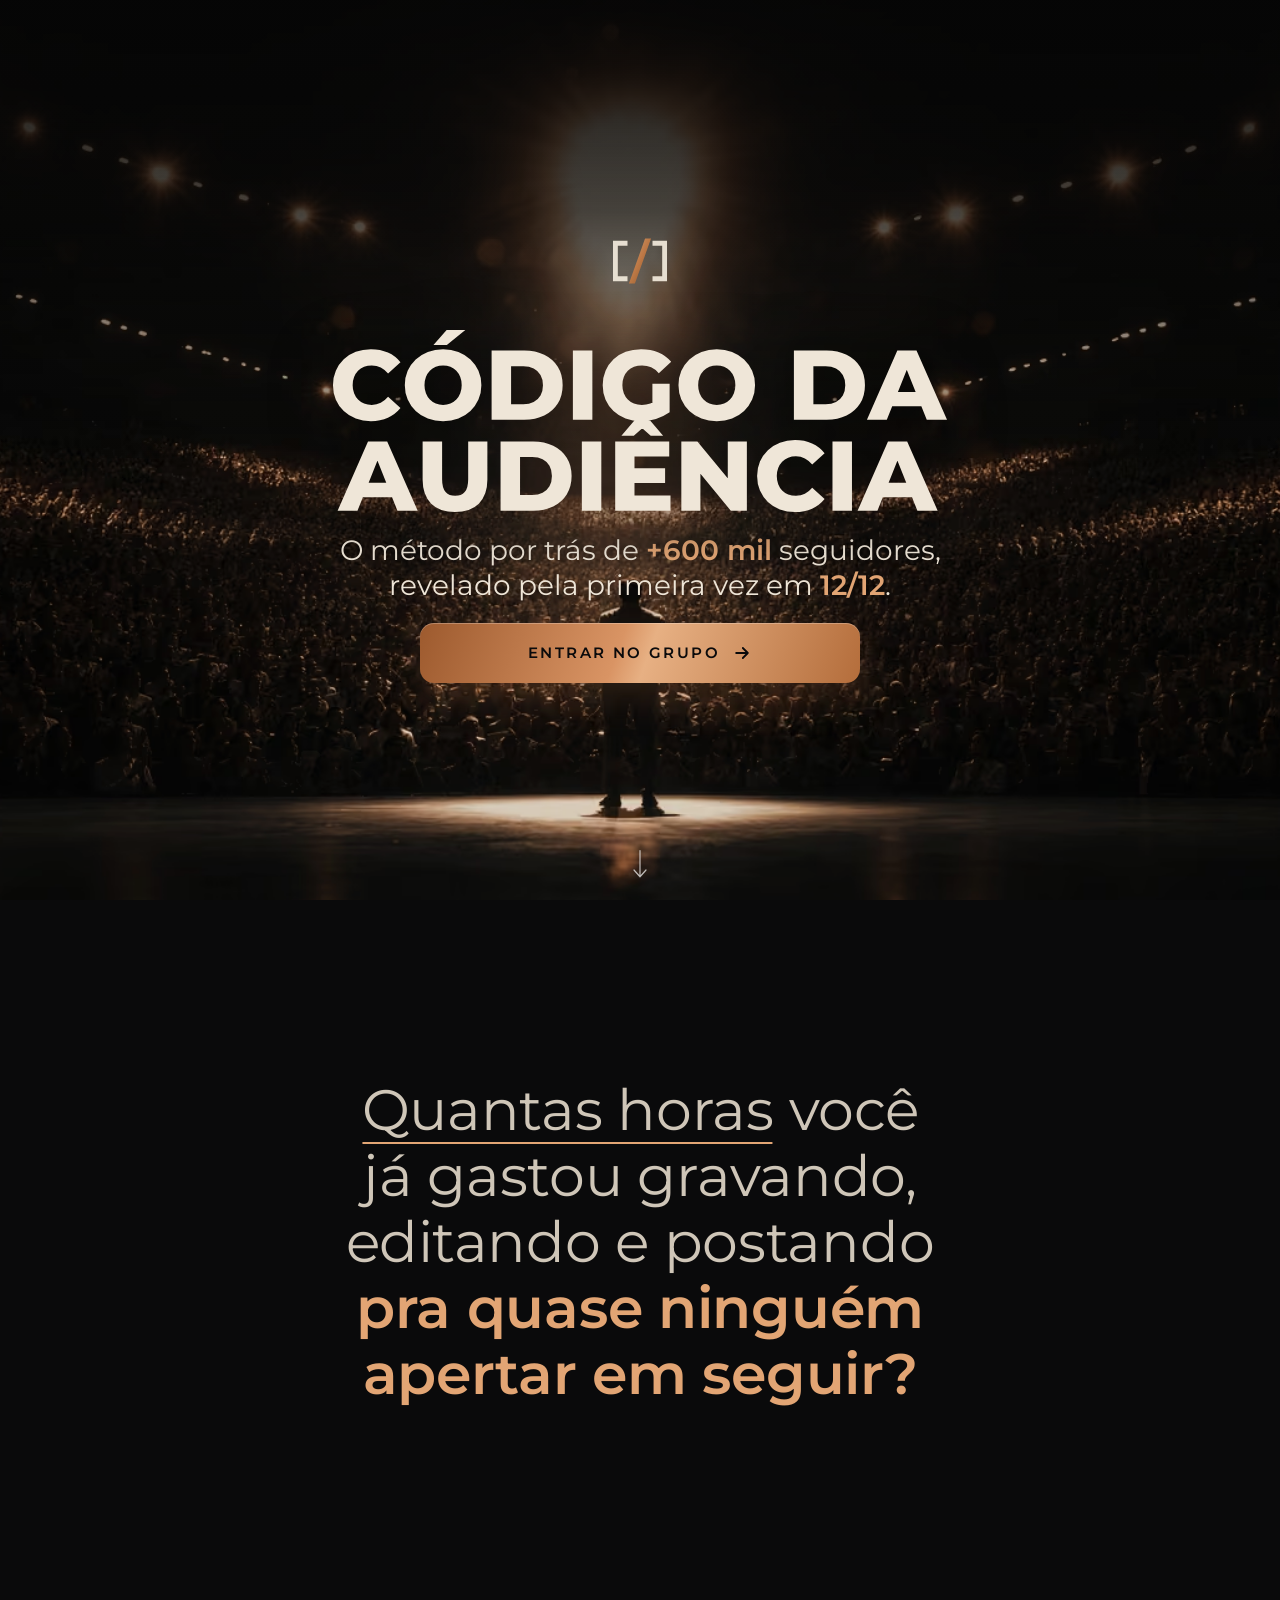
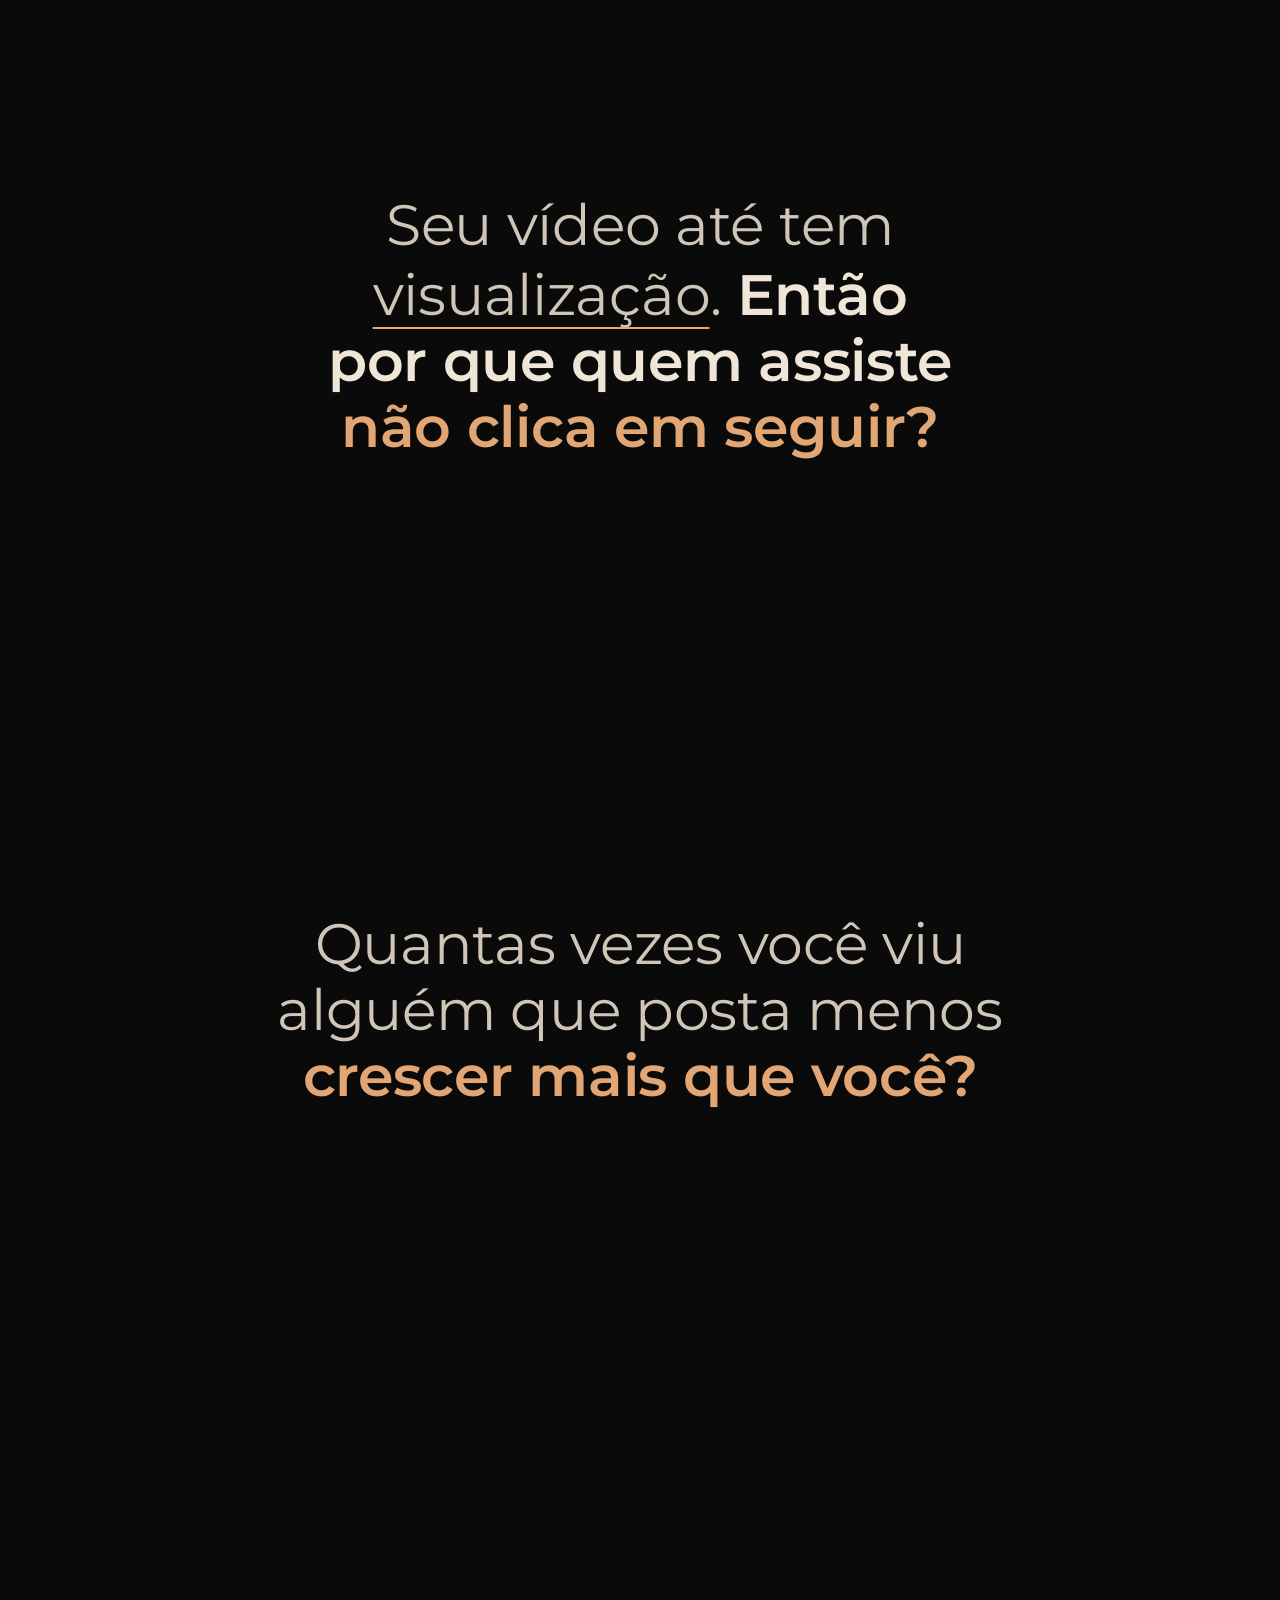
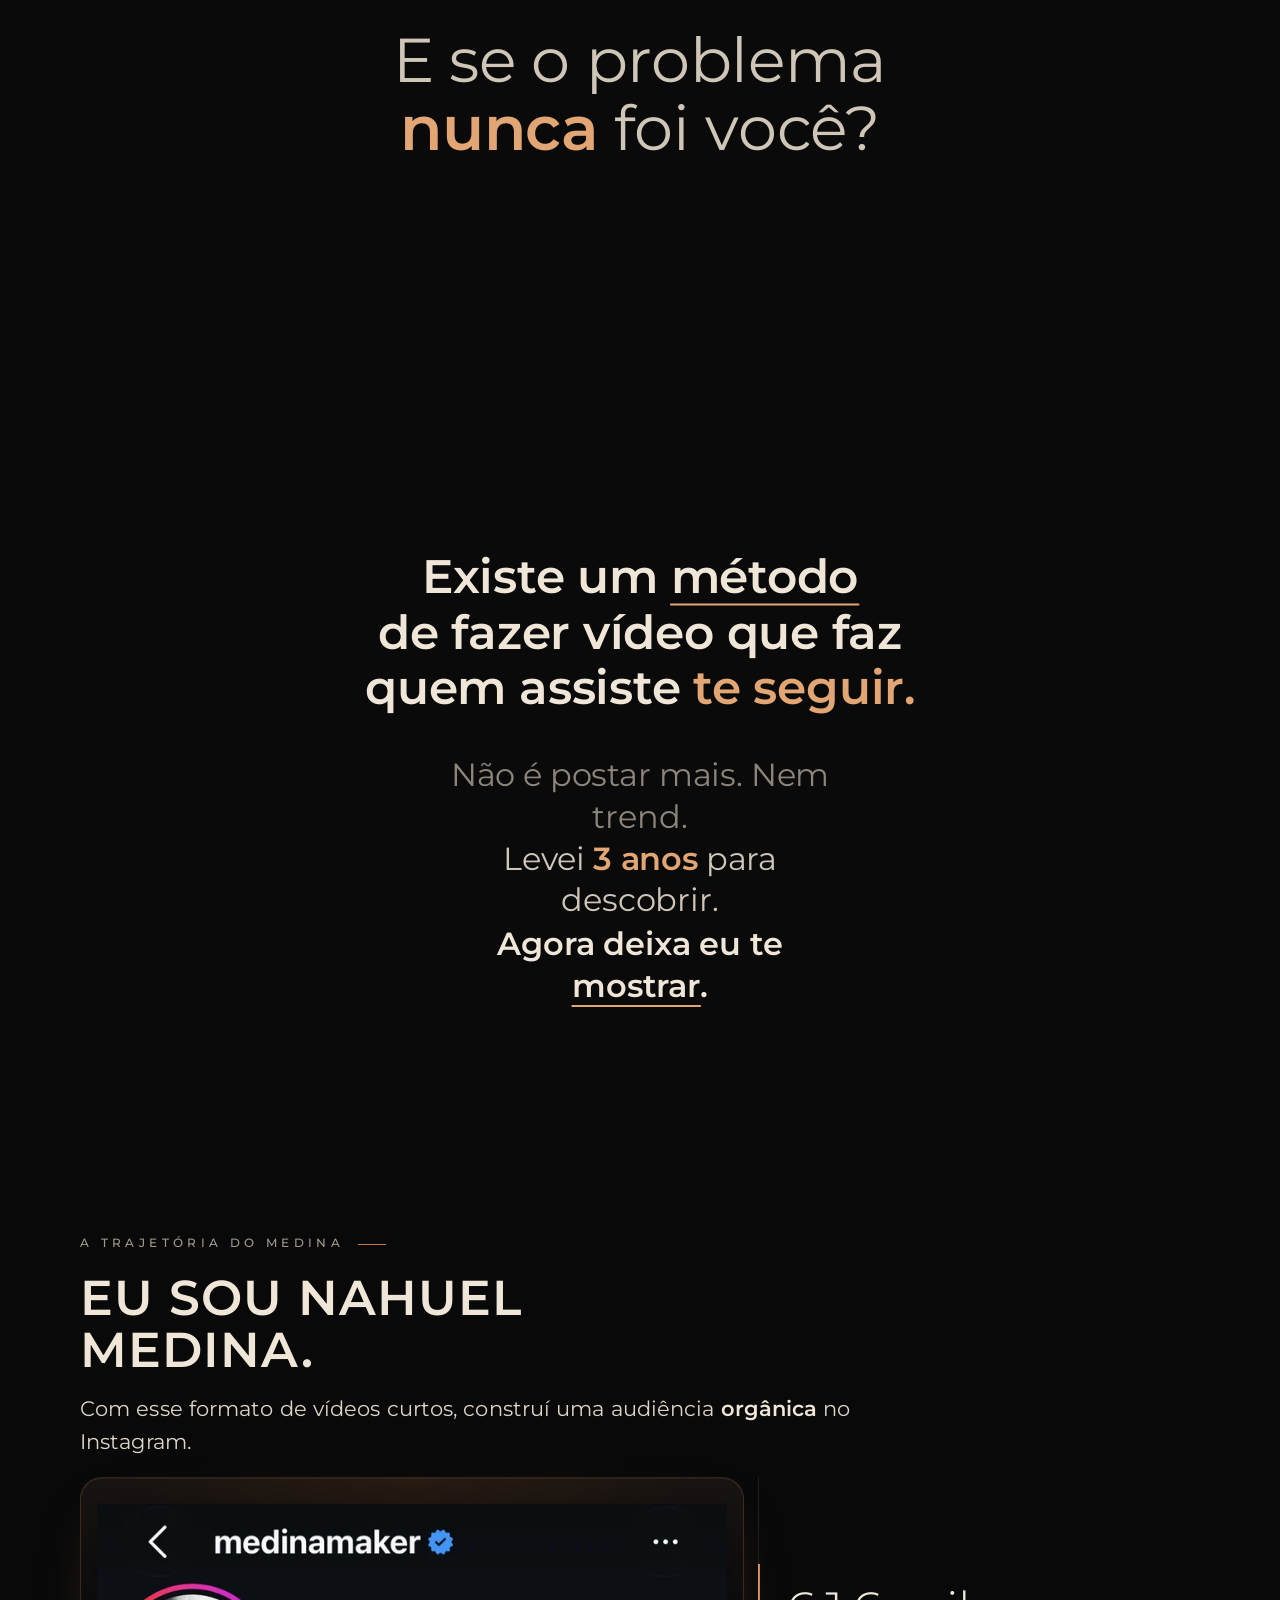
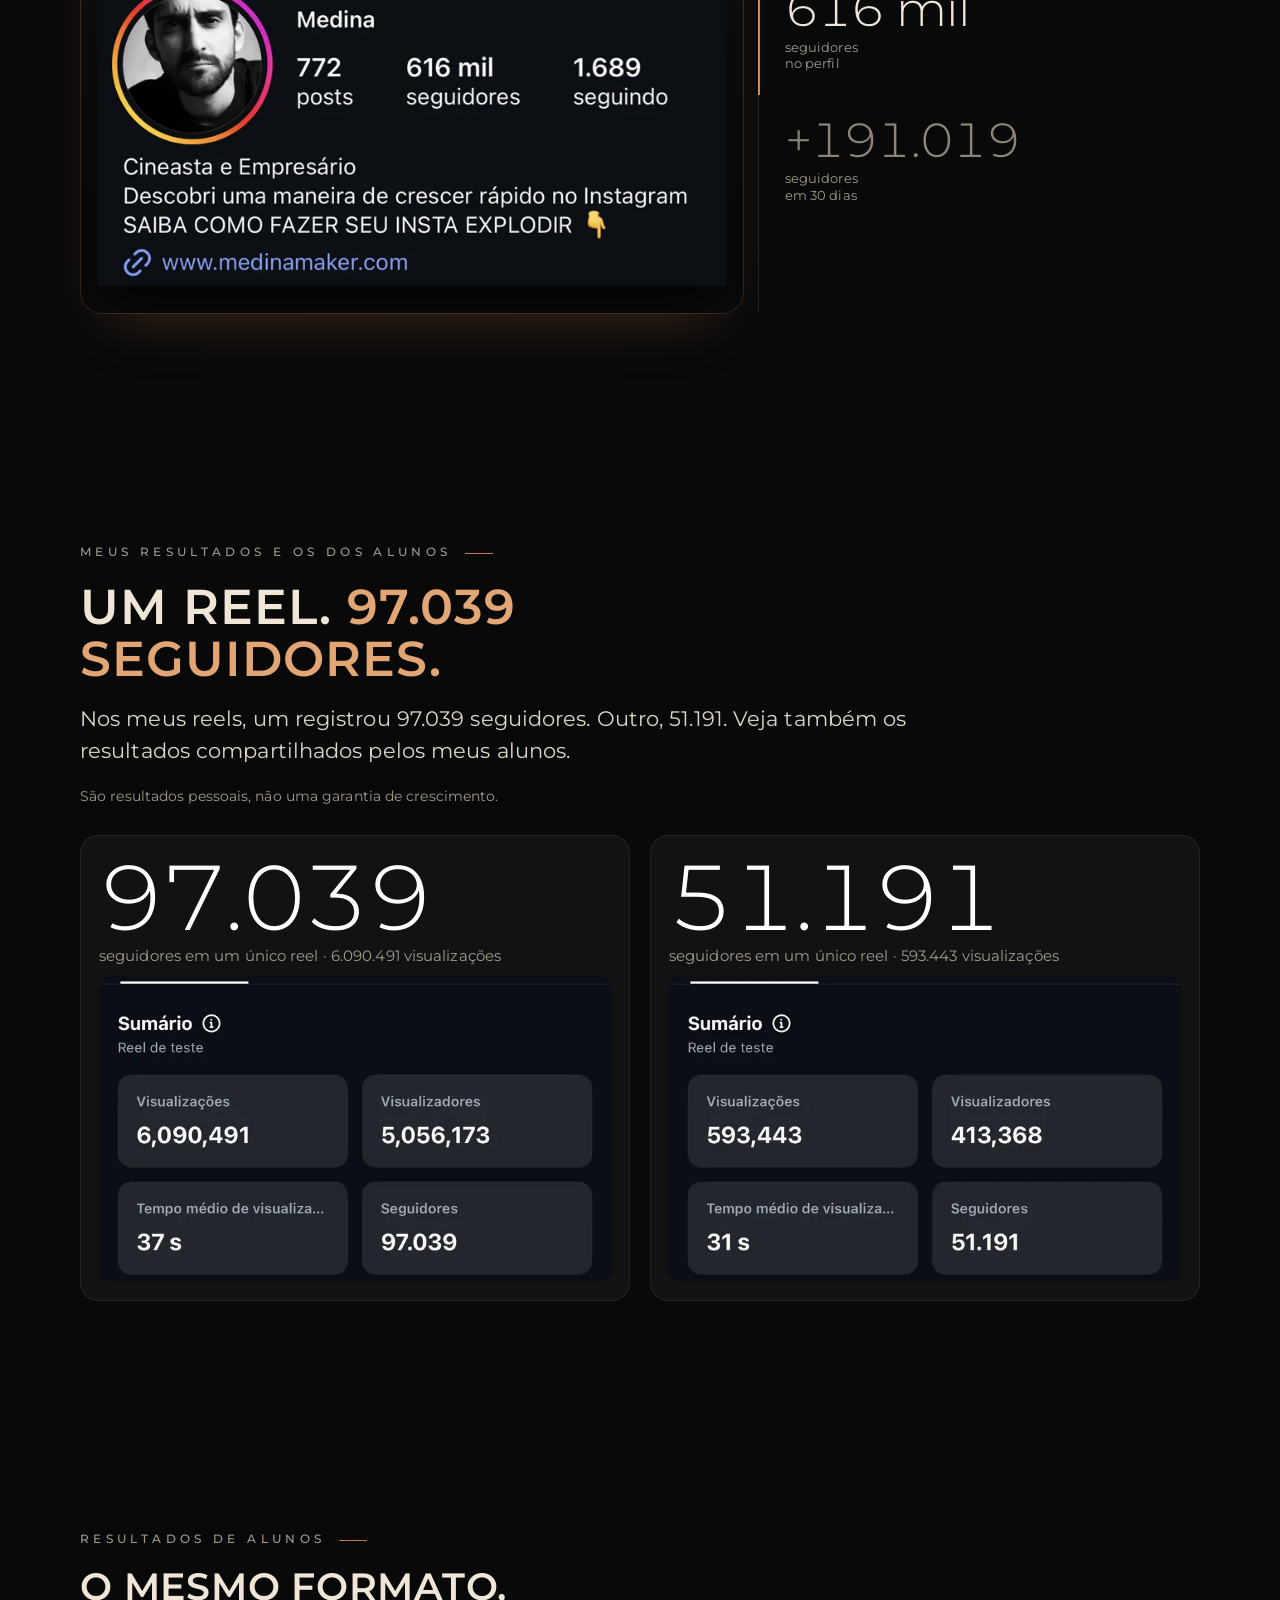
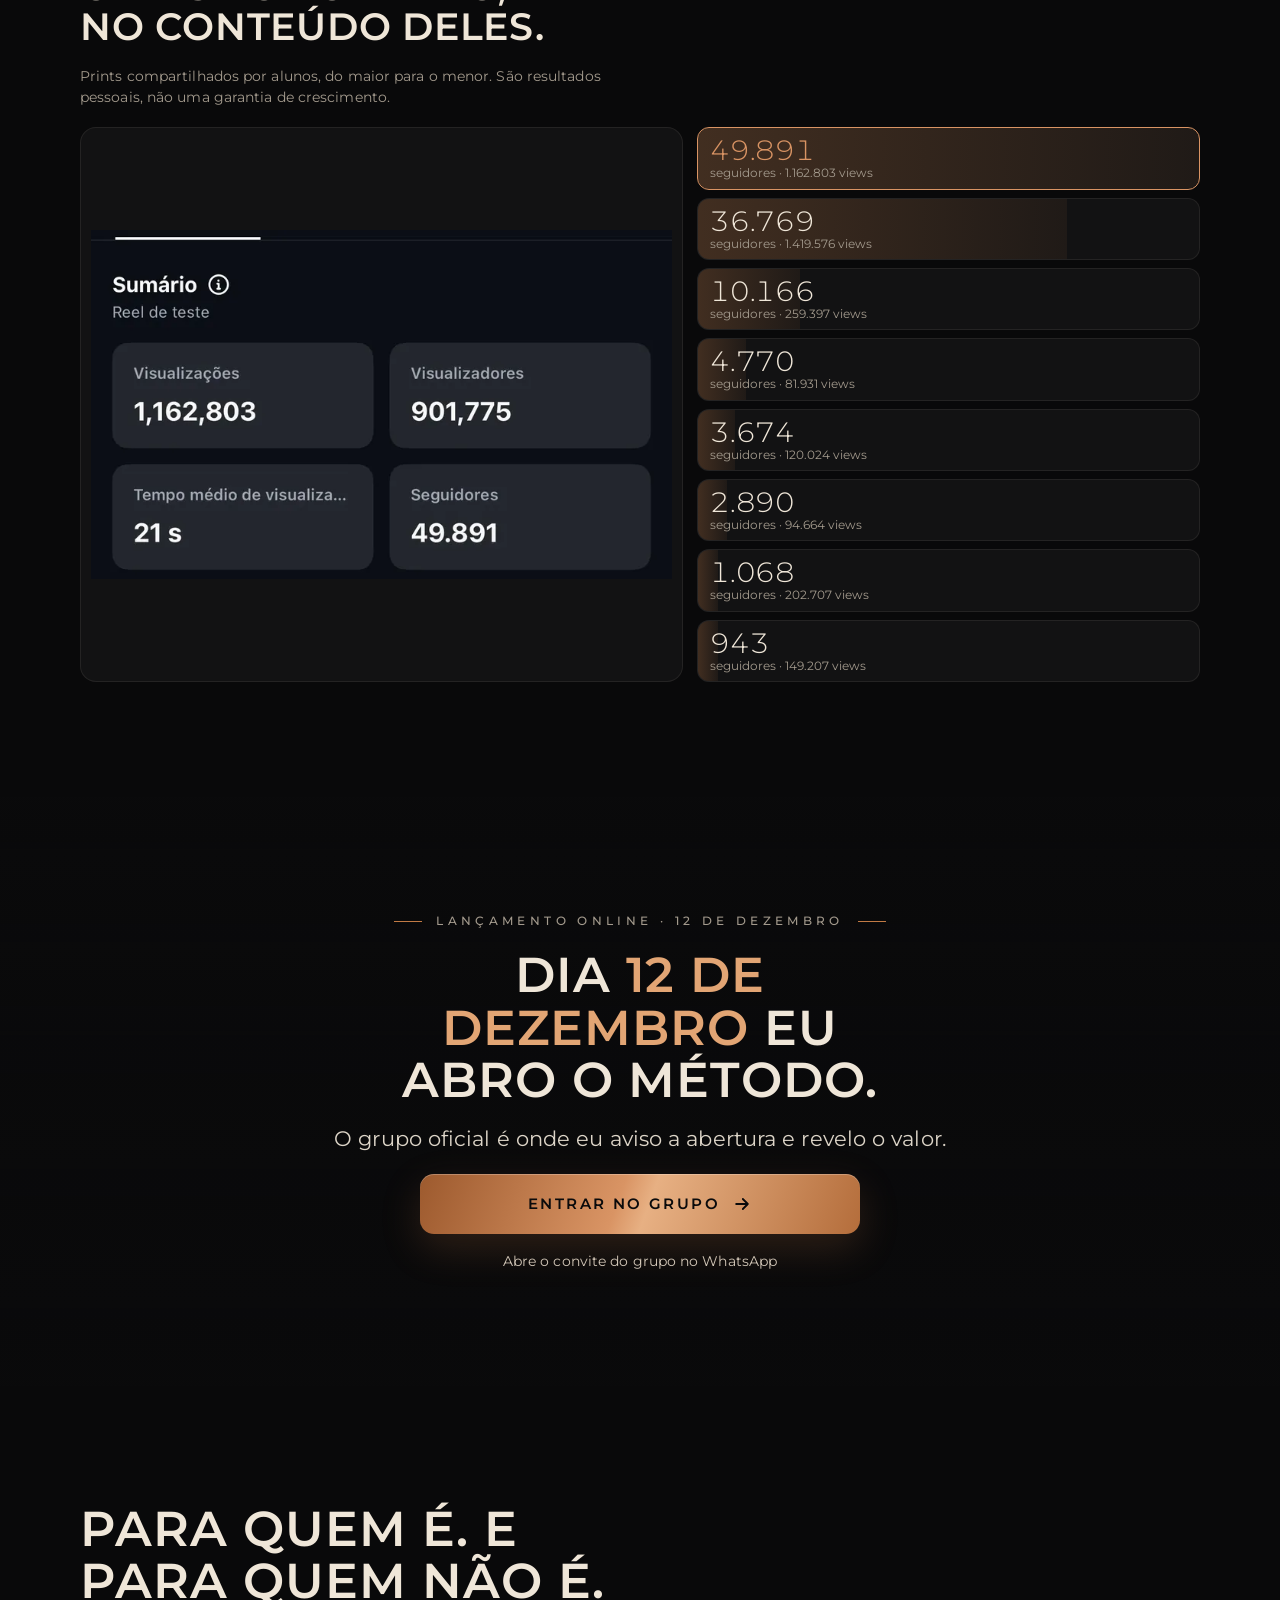
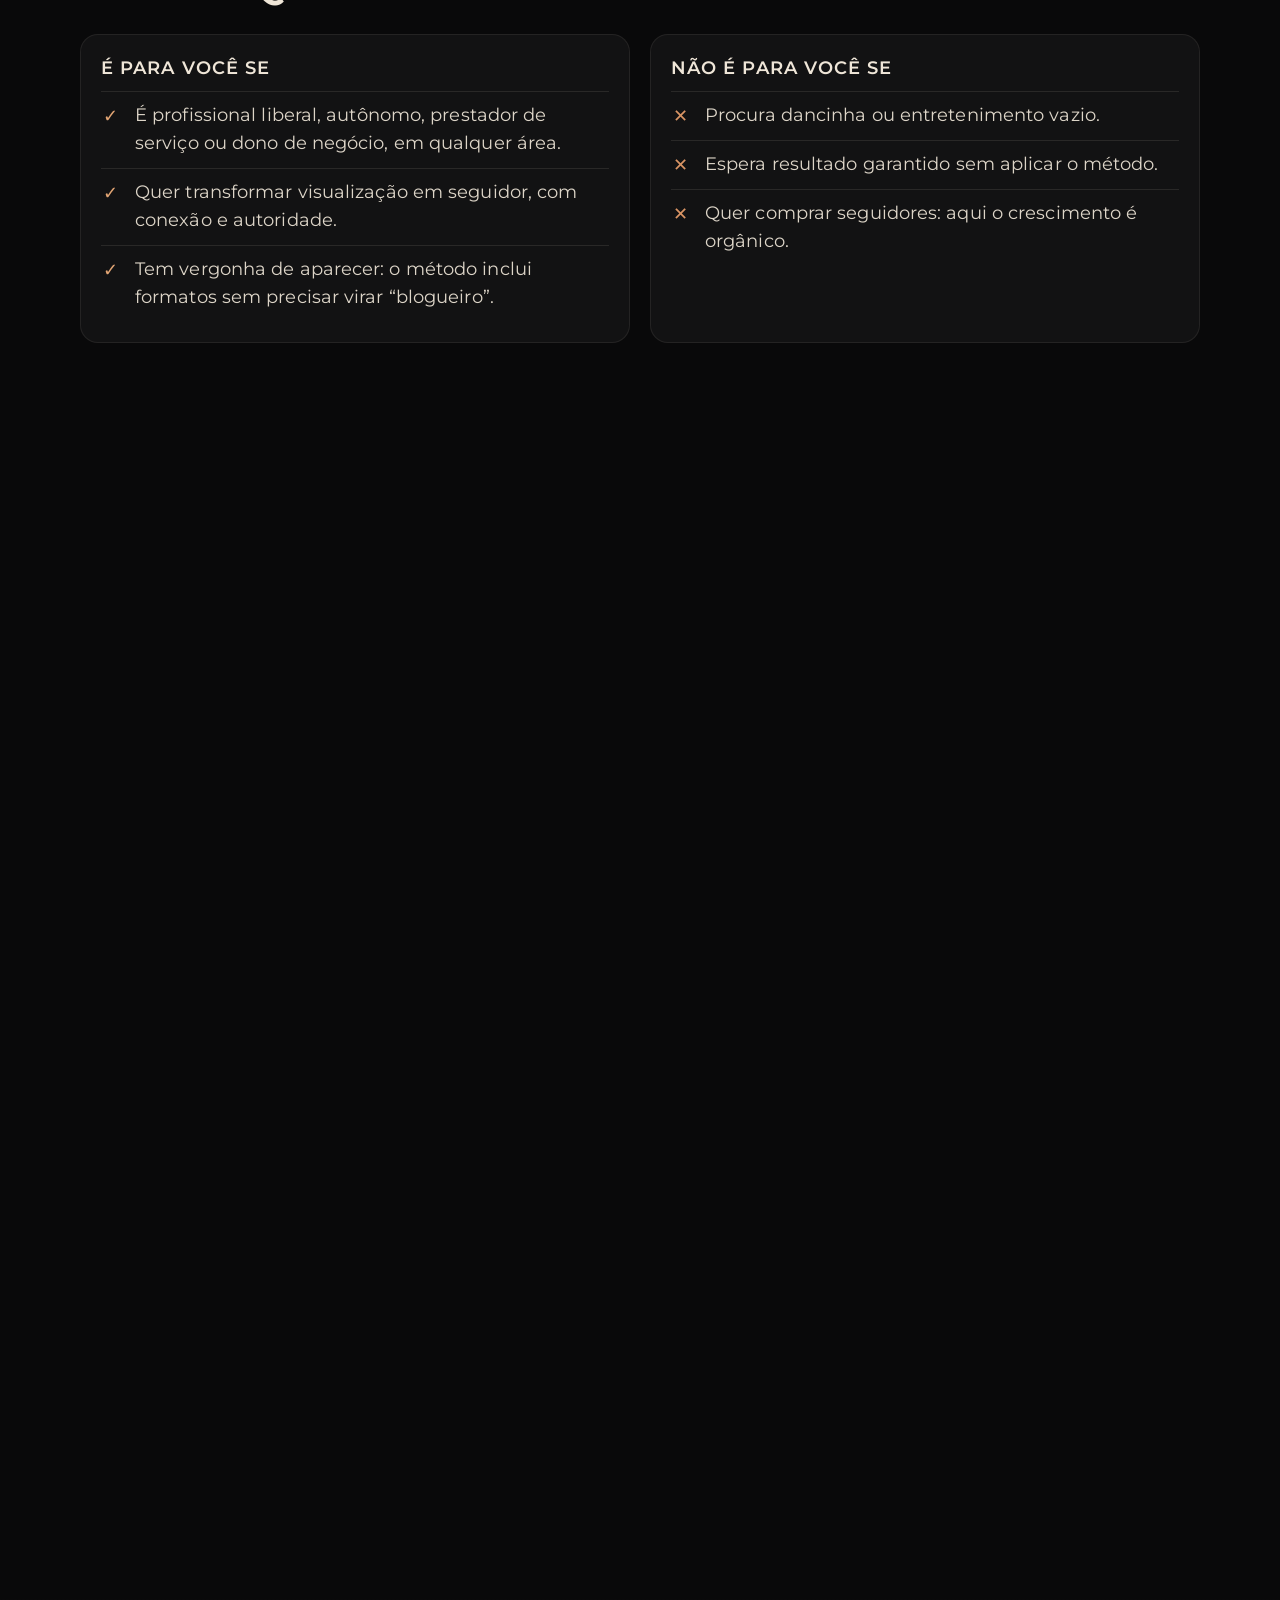
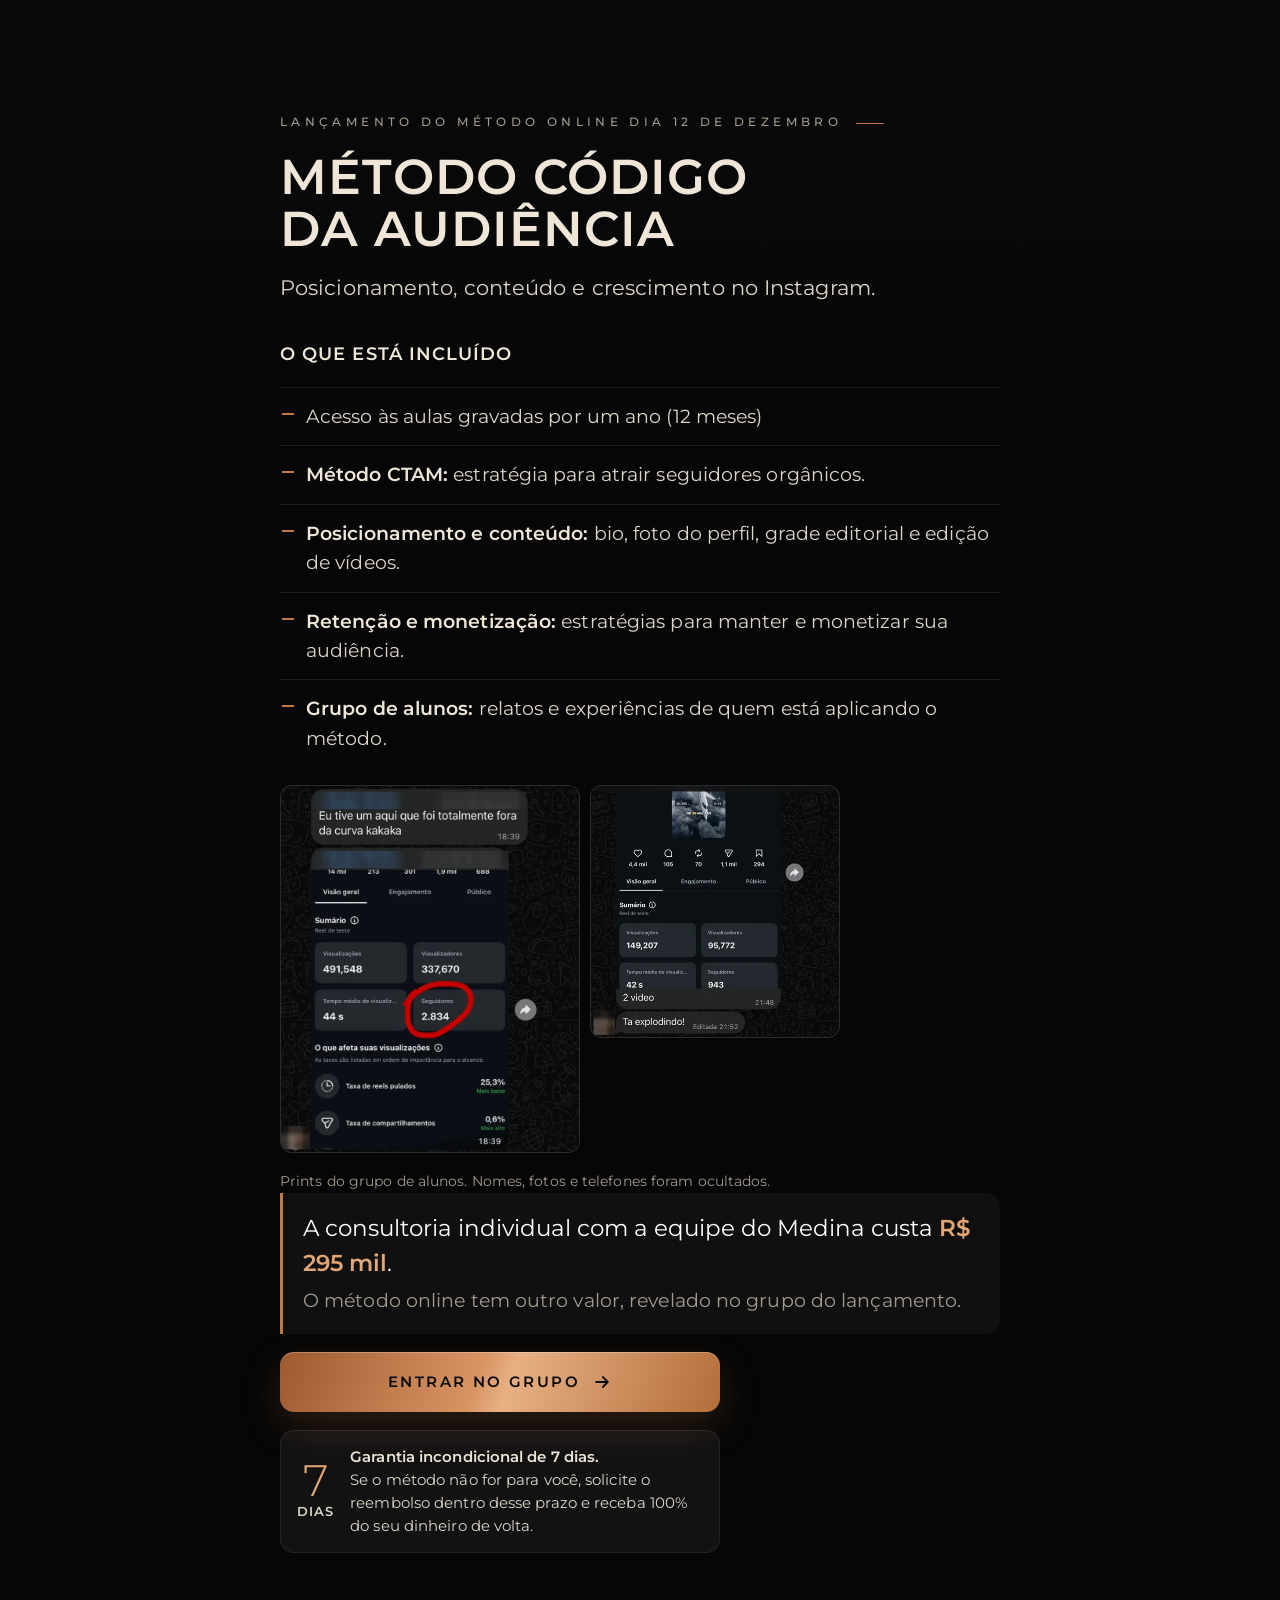
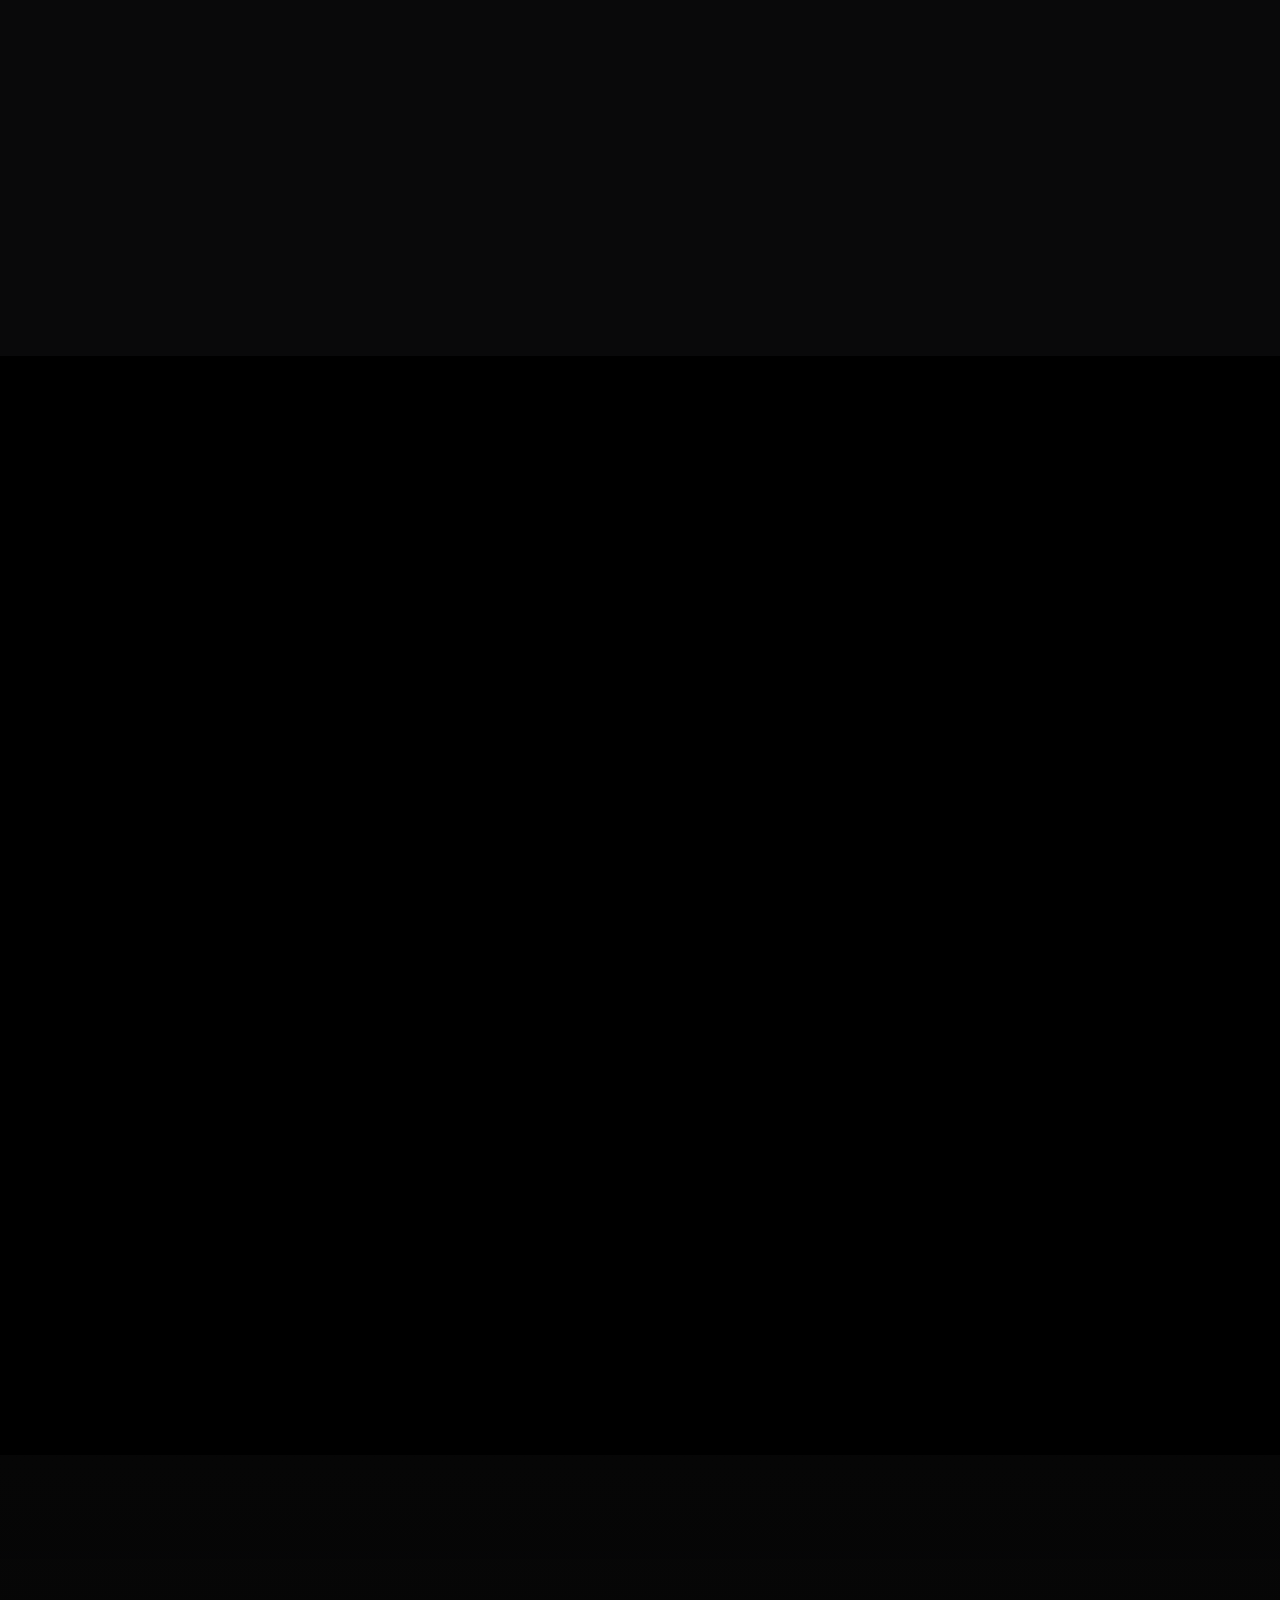
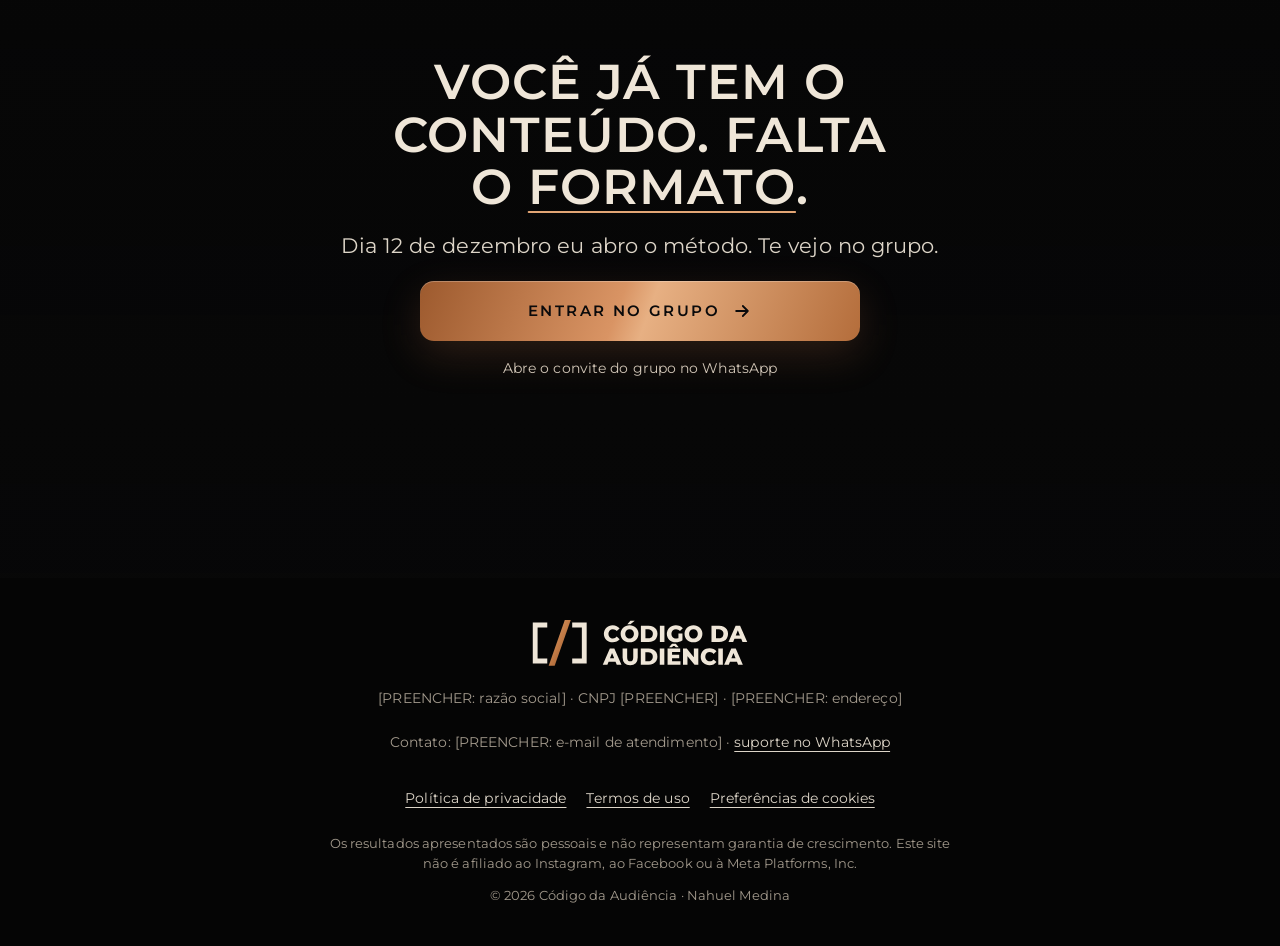
<file: index.html>
<!doctype html>
<html lang="pt-BR">
<head>
  <meta charset="utf-8">
  <meta name="viewport" content="width=device-width,initial-scale=1,viewport-fit=cover">
  <meta name="theme-color" content="#0a0a0b">
  <title>Código da Audiência · Método online de Nahuel Medina</title>
  <meta name="description" content="Método Código da Audiência online: 9 módulos, 23 aulas gravadas e acesso por 12 meses. Lançamento dia 12 de dezembro. Entre no grupo oficial do lançamento.">
  <link rel="canonical" href="https://www.medinamaker.com/">
  <meta property="og:title" content="Código da Audiência · Medina">
  <meta property="og:description" content="Aprenda o formato de vídeos curtos do Medina. Lançamento do método online dia 12 de dezembro. Entre no grupo oficial do lançamento.">
  <meta property="og:type" content="website">
  <meta property="og:locale" content="pt_BR">
  <meta property="og:url" content="https://www.medinamaker.com/">
  <meta property="og:image" content="https://www.medinamaker.com/assets/immersive/codigo-da-audiencia-poster.webp">
  <meta name="twitter:card" content="summary_large_image">
  <link rel="icon" href="/assets/icone.svg?v=c218581d" type="image/svg+xml">
  <link rel="preload" href="/assets/fontes/montserrat-latin-600-normal.woff2?v=c218581d" as="font" type="font/woff2" crossorigin>
  <link rel="preload" href="/assets/fontes/cormorant-garamond-latin-500-normal.woff2?v=c218581d" as="font" type="font/woff2" crossorigin>
  <link rel="preload" as="image" href="/assets/marca/logo.svg?v=c218581d" fetchpriority="high">
  <script>(function(d){var r=d.documentElement,n=navigator,c=n.connection||{},m=matchMedia("(prefers-reduced-motion: reduce)").matches;
  var leve=(n.hardwareConcurrency&&n.hardwareConcurrency<=4)||(n.deviceMemory&&n.deviceMemory<=4)||c.saveData||/2g/.test(c.effectiveType||"");
  r.classList.add("js");if(!m)r.classList.add("mov");if(leve&&!m)r.classList.add("leve");})(document);</script>
  <style>@font-face{font-family:Texto;src:url(/assets/fontes/montserrat-latin-300-normal.woff2?v=c218581d) format("woff2");font-weight:300;font-display:swap}@font-face{font-family:Texto;src:url(/assets/fontes/montserrat-latin-400-normal.woff2?v=c218581d) format("woff2");font-weight:400;font-display:swap}@font-face{font-family:Texto;src:url(/assets/fontes/montserrat-latin-500-normal.woff2?v=c218581d) format("woff2");font-weight:500;font-display:swap}@font-face{font-family:Texto;src:url(/assets/fontes/montserrat-latin-600-normal.woff2?v=c218581d) format("woff2");font-weight:600 800;font-display:swap}@font-face{font-family:Serifa;src:url(/assets/fontes/cormorant-garamond-latin-500-normal.woff2?v=c218581d) format("woff2");font-weight:400 600;font-display:swap}@font-face{font-family:Serifa;src:url(/assets/fontes/cormorant-garamond-latin-500-italic.woff2?v=c218581d) format("woff2");font-weight:400 600;font-style:italic;font-display:swap}@font-face{font-family:"Texto Fallback";src:local("Arial");size-adjust:112%;ascent-override:86%;descent-override:22%;line-gap-override:0%}@font-face{font-family:"Serifa Fallback";src:local("Times New Roman"),local("Georgia");size-adjust:92%;ascent-override:96%;descent-override:30%;line-gap-override:0%}:root{--fundo:#0a0a0b;--fundo2:#060606;--card:#151516;--grafite:#2a2a2d;--texto:#efe6d8;--marfim:#efe6d8;--cinza:#a39a8d;--laranja:#c17a45;--laranja2:#d99464;--cobre:#c17a45;--cobre-claro:#e2a574;--cobre-escuro:#8a4e27;--tinta:#0a0a0b;--linha:#efe6d81a;--verde:#c17a45;--verde2:#d08955;--g:clamp(18px,5vw,56px);--entra:cubic-bezier(.16,1,.3,1);--sai:cubic-bezier(.7,0,.84,0);--fonte:Texto,"Texto Fallback",system-ui,Arial,sans-serif;--serifa:Serifa,"Serifa Fallback",Georgia,serif}*,*::before,*::after{box-sizing:border-box}html{-webkit-text-size-adjust:100%;text-size-adjust:100%;scroll-padding-top:16px;background:var(--fundo)}body{margin:0;color:var(--texto);font:400 clamp(16px,.35vw + 15px,19px)/1.55 var(--fonte);-webkit-font-smoothing:antialiased;overflow-x:clip}h1,h2,h3,p,ul,ol,figure{margin:0}ul,ol{padding:0;list-style:none}img,svg{display:block;max-width:100%}img{height:auto}a{color:inherit}button{font:inherit;color:inherit;cursor:pointer}a,button,summary{-webkit-tap-highlight-color:transparent;touch-action:manipulation}:focus-visible{outline:3px solid #fff;outline-offset:3px;border-radius:4px}[hidden]{display:none!important}strong{font-weight:700;color:#fff}.pular{position:fixed;z-index:60;top:8px;left:8px;padding:12px 16px;background:#fff;color:var(--fundo);font-weight:700;border-radius:8px;transform:translateY(-200%)}.pular:focus{transform:none}.palco{position:fixed;inset:0 0 auto;height:100vh;height:100lvh;z-index:-1;overflow:hidden;background:var(--fundo);--p:0;--h:0}.palco__foto,.palco__foto img{position:absolute;inset:0;width:100%;height:100%}.palco__foto img{object-fit:cover;object-position:50% 50%}.palco__desfoque{position:absolute;inset:0;background:url(/assets/immersive/palco-r-desfoque.webp?v=c218581d) 50% 50%/cover;opacity:calc(var(--p) * 1.15)}.palco__sombra{position:absolute;inset:0;background:#060606;opacity:calc(.12 + var(--p) * .66)}.palco__luz{position:absolute;inset:0;background:radial-gradient(ellipse 70% 45% at 50% 0%,#ffd9b833,#ffd9b800 70%);opacity:var(--h)}@media (min-aspect-ratio:4/3){.palco__desfoque{background-image:url(/assets/immersive/palco-d-desfoque.webp?v=c218581d)}}.cta{position:relative;display:inline-flex;align-items:center;justify-content:center;gap:12px;width:100%;max-width:440px;min-height:60px;padding:14px 22px;border-radius:14px;overflow:hidden;font-weight:700;font-size:clamp(16px,.4vw + 15px,19px);line-height:1.15;text-decoration:none;text-align:center;transition:transform .16s var(--entra),background-color .16s}.cta svg{flex:none;width:20px;height:20px;fill:none;stroke:currentColor;stroke-width:2.2;stroke-linecap:round;stroke-linejoin:round}.cta:active{transform:scale(.97)}.cta--principal{background:var(--verde);color:#fff;box-shadow:0 10px 30px #c17a4555}.cta--contorno{border:1px solid #ffffff55;color:#fff}.cta--principal::after{content:"";position:absolute;inset:0;background:linear-gradient(105deg,#fff0 35%,#ffffff40 50%,#fff0 65%);transform:translateX(-120%);pointer-events:none}@media (hover:hover) and (pointer:fine){.cta--principal:hover{background:var(--verde2)}.cta--contorno:hover{background:#ffffff14}}.micro{font-size:14px;color:#d3cbbe;line-height:1.4}.link{display:inline-flex;align-items:center;gap:8px;min-height:44px;font-weight:600;text-decoration:underline;text-decoration-color:var(--laranja);text-decoration-thickness:2px;text-underline-offset:6px}.progresso{position:fixed;z-index:29;inset:0 0 auto;height:3px;opacity:0;transition:opacity .3s}.progresso i{display:block;height:100%;background:var(--laranja);transform-origin:left;transform:scaleX(var(--h,0))}.na-historia .progresso{opacity:1}.pular-oferta{position:fixed;z-index:28;left:50%;bottom:max(16px,env(safe-area-inset-bottom));transform:translate(-50%,200%);display:inline-flex;align-items:center;gap:8px;min-height:44px;padding:0 16px;border-radius:999px;background:#060606d9;border:1px solid #ffffff33;color:#fff;font-size:14px;font-weight:600;text-decoration:none;white-space:nowrap;opacity:0;transition:transform .35s var(--entra),opacity .3s}.na-historia .pular-oferta{transform:translate(-50%,0);opacity:1}.topo{position:relative;min-height:100svh;display:grid;place-items:center;padding:max(72px,env(safe-area-inset-top) + 64px) var(--g) 76px;text-align:center}.topo__conteudo{display:grid;justify-items:center;gap:12px;width:100%;--p:0;opacity:calc(1 - var(--p) * 1.5);transform:translate3d(0,calc(var(--p) * -36px),0)}.topo__logo{width:min(88vw,46svh * 3.31,620px)}.topo__logo img{width:100%;filter:drop-shadow(0 8px 30px #0008)}.topo__sub{max-width:24ch;margin-top:6px;font-size:clamp(19px,1vw + 16px,28px);line-height:1.25;font-weight:500;text-wrap:balance;text-shadow:0 2px 16px #000c}.topo__prova{font-size:clamp(14px,.3vw + 13px,17px);letter-spacing:.02em;text-shadow:0 2px 12px #000c;padding:6px 14px;border-radius:999px;background:#060606b3;border:1px solid #ffffff26}.topo__prova strong{color:var(--laranja2)}.topo .cta{margin-top:8px}.topo .micro{text-shadow:0 1px 10px #000;max-width:34ch}.rolar{position:absolute;left:50%;bottom:max(10px,env(safe-area-inset-bottom));transform:translateX(-50%);display:grid;place-items:center;width:44px;height:52px;color:#ffffffb3}.rolar svg{width:18px;height:30px;fill:none;stroke:currentColor;stroke-width:1.6;stroke-linecap:round;stroke-linejoin:round}@media (max-height:560px){.topo{padding-top:64px;padding-bottom:56px}.topo__logo{width:min(60vw,40svh * 3.31)}.topo__conteudo{gap:8px}.topo__sub{font-size:17px;max-width:40ch}.cta{min-height:52px}.rolar{display:none}}.historia{position:relative}.tela{min-height:64svh;display:grid;place-items:center;padding:8svh var(--g)}.fala{max-width:20ch;text-align:center;font-size:clamp(27px,3.2vw + 16px,58px);line-height:1.16;font-weight:500;letter-spacing:-.02em;color:#efe6d8}.fala--grande{font-size:clamp(34px,4.6vw + 18px,84px);font-weight:700}.ln{display:block;overflow:hidden;padding-bottom:.08em;margin-bottom:-.08em}.ln>span{display:block}.secao,.chamada,.fechamento{position:relative;padding:clamp(52px,9vw,128px) var(--g)}.secao{background:#0a0a0bf5}.oferta{background:linear-gradient(180deg,#0a0a0bf5,#060606 30%)}.chamada{background:linear-gradient(180deg,#0a0a0bf5,#0a0a0bb3 40%,#0a0a0bf5);text-align:center}.fechamento{background:linear-gradient(180deg,#060606,#060606cc 30%,#06060699);text-align:center;padding-block:clamp(96px,16vw,200px)}.cv{content-visibility:auto;contain-intrinsic-size:auto 900px}.miolo{max-width:1120px;margin-inline:auto;display:grid;grid-template-columns:minmax(0,1fr);gap:18px;justify-items:start}.miolo--estreito{max-width:720px}.miolo--centro{justify-items:center;text-align:center}.rotulo{font-size:13px;font-weight:700;letter-spacing:.14em;text-transform:uppercase;color:var(--laranja2)}.titulo{font-size:clamp(32px,4vw + 16px,72px);line-height:1.04;font-weight:800;letter-spacing:-.03em;text-wrap:balance;max-width:18ch}.titulo--menor{font-size:clamp(28px,2.6vw + 16px,48px)}.miolo--centro .titulo{max-width:16ch}.laranja{color:var(--laranja2)}.lead{max-width:60ch;font-size:clamp(17px,.5vw + 15.5px,21px);color:#ddd5c8}.subtitulo{margin-top:18px;font-size:clamp(20px,1vw + 16px,26px);font-weight:700;letter-spacing:-.01em}.aviso{font-size:14px;color:var(--cinza);max-width:65ch}.dupla{display:grid;grid-template-columns:repeat(2,minmax(0,1fr));gap:10px;width:100%;margin-top:10px}.dupla--listas{grid-template-columns:minmax(0,1fr)}@media (min-width:768px){.dupla,.dupla--listas{grid-template-columns:repeat(2,minmax(0,1fr));gap:20px}}.prova{display:grid;gap:10px;align-content:start;padding:clamp(12px,3vw,18px);border-radius:18px;background:var(--card);border:1px solid var(--linha)}.prova figcaption{display:grid;gap:4px}.prova__num{font-size:clamp(30px,8.4vw,92px);line-height:.95;font-weight:800;letter-spacing:-.04em;font-variant-numeric:tabular-nums;color:#fff}.prova__txt{color:var(--cinza);font-size:clamp(12.5px,.5vw + 11px,15px);line-height:1.35}.prova__img img{width:100%;border-radius:10px}.ranking{display:grid;gap:14px;width:100%}.ranking__tela{position:relative;display:grid;grid-template:minmax(0,1fr)/minmax(0,1fr);place-items:center;min-height:0;border-radius:16px;background:var(--card);border:1px solid var(--linha);padding:10px;overflow:hidden}.ranking__tela img{grid-area:1/1;width:100%;height:100%;object-fit:contain;border-radius:8px;opacity:0;transform:scale(.985);transition:opacity .45s var(--entra),transform .6s var(--entra)}.ranking__tela img.on{opacity:1;transform:none}.ranking__lista{display:grid;grid-template-columns:repeat(2,minmax(0,1fr));gap:8px}.ranking__lista button{position:relative;display:grid;align-content:center;gap:2px;width:100%;min-height:52px;height:100%;padding:8px 12px;border-radius:12px;border:1px solid var(--linha);background:#151516;text-align:left;overflow:hidden;transition:border-color .25s}.ranking__lista button::before{content:"";position:absolute;inset:0 auto 0 0;width:var(--w);background:linear-gradient(90deg,#c17a4540,#c17a451a);transform-origin:left;transition:transform .8s var(--entra) calc(var(--d,0ms) + 200ms)}.ranking__lista button>*{position:relative}.ranking__lista b{font-size:clamp(20px,1.2vw + 16px,28px);line-height:1;font-weight:800;letter-spacing:-.02em;font-variant-numeric:tabular-nums}.ranking__lista small{font-size:11.5px;line-height:1.25;color:var(--cinza)}.ranking__lista button[aria-pressed=true]{border-color:var(--laranja2)}.ranking__lista button[aria-pressed=true] b{color:var(--laranja2)}@media (min-width:768px){.ranking{grid-template-columns:1.2fr 1fr;align-items:stretch}.ranking__lista{grid-template-columns:minmax(0,1fr)}.ranking__tela{min-height:360px}}.lista-card{padding:20px;border-radius:18px;background:var(--card);border:1px solid var(--linha)}.lista-card h3{font-size:20px;font-weight:700;margin-bottom:8px}.lista-card li{position:relative;padding:10px 0 10px 34px;font-size:.95em;border-top:1px solid var(--linha);color:#ddd5c8}.lista-card li::before{position:absolute;left:2px;top:11px;font-weight:800;font-size:18px}.sim li::before{content:"✓";color:#d99464}.nao li::before{content:"✕";color:var(--laranja2)}.capas{display:grid;grid-template-columns:repeat(3,minmax(0,1fr));gap:10px;width:100%;margin-top:8px}@media (min-width:600px){.capas{gap:14px}}@media (min-width:1024px){.capas{grid-template-columns:repeat(5,minmax(0,1fr));gap:18px}.capas li:nth-child(n+6){transform:translateX(50%)}}.capas img{width:100%;aspect-ratio:3/4;object-fit:cover;border-radius:12px}.capas figcaption{display:grid;gap:2px;margin-top:6px;font-weight:700;font-size:clamp(12px,.6vw + 10px,15px);line-height:1.2}.capas figcaption span{font-size:10.5px;letter-spacing:.12em;text-transform:uppercase;color:var(--laranja2)}.incluido{width:100%}.incluido>li{position:relative;padding:14px 0 14px 26px;border-top:1px solid var(--linha);color:#ddd5c8}.incluido>li::before{content:"";position:absolute;left:2px;top:25px;width:12px;height:2px;background:var(--laranja)}.grupo{display:grid;grid-template-columns:1.2fr 1fr;gap:10px;width:100%;max-width:560px;align-items:start}.grupo figure{min-height:0;border-radius:12px;overflow:hidden;border:1px solid var(--linha);background:var(--card)}.grupo img{width:100%;height:100%;object-fit:contain}.ancora{width:100%;padding:18px 20px;border-left:3px solid var(--laranja);background:#ffffff0a;border-radius:0 14px 14px 0;display:grid;gap:4px}.ancora p:first-child{font-size:clamp(18px,.8vw + 16px,23px);font-weight:600;color:#fff}.ancora p:last-child{color:var(--cinza)}.garantia{display:grid;grid-template-columns:auto 1fr;gap:16px;align-items:center;width:100%;max-width:440px;padding:14px 16px;border-radius:14px;border:1px solid var(--linha);font-size:15px;color:#ddd5c8}.garantia__num{font-weight:800;text-transform:uppercase;letter-spacing:.08em;font-size:13px;text-align:center}.garantia__num span{display:block;font-size:44px;line-height:.9;color:var(--laranja2)}.preco{font-size:clamp(40px,5vw + 16px,68px);font-weight:800;letter-spacing:-.03em;line-height:1}.preco span{font-size:.4em;color:var(--cinza);letter-spacing:0}.faq{width:100%}.faq details{border-bottom:1px solid var(--linha)}.faq summary{position:relative;list-style:none;min-height:56px;padding:17px 44px 17px 0;font-weight:600;cursor:pointer}.faq summary::-webkit-details-marker{display:none}.faq summary::after{content:"+";position:absolute;right:6px;top:12px;font-size:26px;font-weight:400;color:var(--laranja2);transition:transform .2s var(--entra)}.faq details[open] summary::after{transform:rotate(45deg)}.faq details p{padding:0 44px 20px 0;color:#ddd5c8;max-width:65ch}.pos{background:#000}.pos__print{container-type:size;width:min(100%,400px);height:min(70vh,640px);border-radius:14px;overflow:hidden;border:1px solid var(--linha)}.pos__rolo{height:100%;overflow:hidden;-webkit-mask-image:linear-gradient(#000 85%,#0000);mask-image:linear-gradient(#000 85%,#0000)}.pos__rolo img{width:100%}html:not(.mov) .pos__rolo{overflow-y:auto;-webkit-mask-image:none;mask-image:none}.rodape{position:relative;background:#050505;padding:40px var(--g) calc(40px + env(safe-area-inset-bottom));display:grid;gap:12px;justify-items:center;text-align:center;font-size:14px;color:var(--cinza)}.rodape img{width:84px;margin-bottom:8px}.rodape nav{display:flex;flex-wrap:wrap;justify-content:center;gap:4px 20px}.rodape nav a,.rodape nav button,.rodape p a{display:inline-flex;align-items:center;min-height:44px;color:#ddd5c8;background:none;border:0;padding:0;text-decoration:underline;text-underline-offset:4px}.rodape__nota{max-width:70ch;font-size:13px}.cookies{position:fixed;z-index:50;left:max(10px,env(safe-area-inset-left));right:max(10px,env(safe-area-inset-right));bottom:max(10px,env(safe-area-inset-bottom));max-width:560px;margin-inline:auto;display:flex;flex-wrap:wrap;align-items:center;justify-content:space-between;gap:8px 14px;padding:12px 14px;border-radius:14px;background:#060606f2;border:1px solid #ffffff33;font-size:13.5px;line-height:1.4;box-shadow:0 10px 40px #000a}.cookies p{flex:1 1 220px}.cookies a{color:#fff}.cookies div{display:flex;gap:8px}.cookies button{min-height:44px;padding:0 16px;border-radius:10px;border:1px solid #ffffff55;background:transparent;font-weight:700}.cookies .cookies__sim{background:#fff;color:var(--fundo);border-color:#fff}.som{position:fixed;z-index:25;left:max(12px,env(safe-area-inset-left));bottom:max(12px,env(safe-area-inset-bottom));display:inline-flex;align-items:center;gap:9px;min-width:44px;min-height:44px;padding:0 14px;border:1px solid #ffffff2e;border-radius:999px;background:#060606cc;color:#fff;font-family:inherit;font-size:12px;font-weight:600;letter-spacing:.04em}.som__barras{display:inline-flex;align-items:flex-end;gap:2px;height:14px}.som__barras i{display:block;width:2px;height:14px;border-radius:1px;background:currentColor;transform-origin:bottom;transform:scaleY(.3)}.som[aria-pressed=true] .som__barras i{background:var(--laranja2)}@media (max-width:767px){.som__texto{position:absolute;width:1px;height:1px;overflow:hidden;clip-path:inset(50%)}}@media (min-width:1024px){.tela{min-height:76svh}}@media (min-width:1920px){.miolo{max-width:1240px}}@media (orientation:landscape) and (max-height:480px){.topo{padding:56px var(--g) 16px}.topo__conteudo{grid-template-columns:minmax(0,.8fr) minmax(0,1fr);column-gap:28px;align-items:center;justify-items:start;text-align:left}.topo__logo{grid-row:1 / span 4;width:100%;max-width:min(38vw,70svh * 3.31)}.topo__sub{margin:0;font-size:17px;max-width:none}.topo .cta{margin-top:2px;min-height:48px}.rolar{display:none}.tela{min-height:100svh}.fala{font-size:clamp(22px,5.4svh + 6px,34px);max-width:30ch}.fala--grande{font-size:clamp(28px,8svh + 6px,44px)}}.mov [data-tela] .ln>span{transform:translate3d(0,105%,0);opacity:0;transition:transform .6s var(--entra) calc(var(--i,0) * 70ms),opacity .45s var(--entra) calc(var(--i,0) * 70ms)}.mov [data-tela].ok .ln>span{transform:none;opacity:1}.mov [data-tela] [data-r]{opacity:0;transform:translate3d(0,16px,0);transition:opacity .55s var(--entra) var(--d,0ms),transform .55s var(--entra) var(--d,0ms)}.mov [data-tela].ok [data-r]{opacity:1;transform:none}.mov [data-tela] .ranking__lista button::before{transform:scaleX(0)}.mov [data-tela].ok .ranking__lista button::before{transform:none}.mov .ja .ln>span,.mov .ja [data-r],.mov .ja .ranking__lista button::before{transition:none}.mov:not(.leve) .cta--principal.visivel::after{animation:respiro 4s var(--entra) infinite}.mov:not(.leve) .som[aria-pressed=true] .som__barras i{animation:barra .9s ease-in-out infinite alternate}.mov .som[aria-pressed=true] .som__barras i:nth-child(2){animation-delay:-.3s}.mov .som[aria-pressed=true] .som__barras i:nth-child(3){animation-delay:-.6s}.mov .som[aria-pressed=true] .som__barras i:nth-child(4){animation-delay:-.15s}.mov:not(.leve) .ok [data-glitch]{animation:glitch 1.6s steps(1) .7s 1}.mov .ok .pos__rolo img{animation:rolo 18s ease-in-out 1.2s infinite alternate}.mov .pos__print:active .pos__rolo img{animation-play-state:paused}@keyframes respiro{0%,70%{transform:translateX(-120%)}100%{transform:translateX(120%)}}@keyframes barra{from{transform:scaleY(.25)}to{transform:scaleY(1)}}@keyframes glitch{0%,100%{transform:none}8%{transform:translate3d(-5px,2px,0) skewX(-2deg)}14%{transform:translate3d(4px,-1px,0)}20%{transform:none}62%{transform:translate3d(5px,-2px,0) skewX(2deg)}68%{transform:translate3d(-3px,1px,0)}74%{transform:none}}@keyframes rolo{0%,8%{transform:none}92%,100%{transform:translate3d(0,calc(-100% + 100cqh),0)}}.leve .palco__luz{opacity:0}html.js:not(.mov) [data-r],html.js:not(.mov) .ln>span{transition:opacity .2s}@media (prefers-reduced-motion:reduce){*,*::before,*::after{animation:none!important;scroll-behavior:auto!important}.pular-oferta,.progresso,.cta{transition-duration:.2s}}.palco__mouse{position:absolute;left:0;top:0;width:70vmax;height:70vmax;margin:-35vmax 0 0 -35vmax;border-radius:50%;background:radial-gradient(circle,#ffd6aa2e,#ffd6aa0f 40%,#ffd6aa00 65%);mix-blend-mode:screen;opacity:0;transition:opacity .6s var(--entra);will-change:transform}.palco__mouse.on{opacity:1}@media (max-width:767px){.som{top:max(12px,env(safe-area-inset-top));bottom:auto;padding:0;justify-content:center;width:44px}}@media (max-width:767px) and (orientation:portrait){html{scroll-snap-type:y mandatory}.topo,[data-tela]{scroll-snap-align:start;scroll-snap-stop:always}.rodape{scroll-snap-align:end}.cv{content-visibility:visible}.palco__desfoque{display:none}.palco__sombra{opacity:calc(.12 + var(--p) * .72)}.palco__foto img{object-position:50% 62%}.topo{min-height:100svh;min-height:100lvh;place-items:stretch;padding:max(64px,env(safe-area-inset-top) + 56px) var(--g) max(18px,env(safe-area-inset-bottom) + 12px)}.topo__conteudo{display:flex;flex-direction:column;align-items:center;gap:8px;min-height:100%}.topo__logo{width:min(90vw,40svh * 3.31)}.topo__sub{margin-top:10px;font-size:clamp(17px,4.8vw,21px);max-width:24ch}.topo__prova{padding:0;border:0;background:none;font-size:14px}.topo .cta{margin-top:auto;min-height:58px}.topo__data{font-size:14px;letter-spacing:.02em}.rolar{display:none}[data-tela]{min-height:100svh;min-height:100lvh;display:flex;flex-direction:column;justify-content:center;padding:max(68px,env(safe-area-inset-top) + 60px) var(--g) max(24px,env(safe-area-inset-bottom) + 18px)}.cheia{height:100svh;height:100lvh}.secao,.chamada,.fechamento{background:#0a0a0b}.chamada{background:#0a0a0bd9}.fechamento{background:#060606e0}.pos{background:#000}.oferta{display:block;min-height:0;padding:0;background:#060606}.miolo{width:100%;display:flex;flex-direction:column;align-items:flex-start;gap:clamp(10px,1.7svh,18px);margin:0}.miolo--centro{align-items:center}.cheia>.miolo{flex:1;min-height:0;justify-content:center}.rotulo{font-size:12.5px}.titulo{font-size:clamp(30px,min(10.2vw,5.6svh),48px);line-height:1.02;max-width:none}.titulo--menor{font-size:clamp(26px,min(8.4vw,4.7svh),40px)}.lead{font-size:clamp(16px,min(4.6vw,2.4svh),20px);line-height:1.45}.aviso{font-size:13px;line-height:1.4}.tela{padding-inline:var(--g)}.fala{max-width:none;font-size:clamp(30px,min(9.6vw,5.2svh),46px);line-height:1.12}.fala--grande{font-size:clamp(40px,min(13.4vw,7.2svh),64px)}.chamada .titulo,.fechamento .titulo{font-size:clamp(36px,min(12vw,6.6svh),58px)}.chamada .lead,.fechamento .lead{font-size:clamp(17px,min(5vw,2.6svh),22px)}.provas{flex:1 1 0;min-height:0;display:grid;grid-template-columns:minmax(0,1fr);grid-template-rows:repeat(2,minmax(0,1fr));gap:10px;margin:0}.prova{min-height:0;grid-template-rows:auto minmax(0,1fr);gap:8px;padding:12px}.prova figcaption{display:flex;align-items:center;gap:12px}.prova__num{line-height:1}.prova__txt{line-height:1.3}.prova__num{flex:none;font-size:clamp(30px,min(9.6vw,5svh),44px)}.prova__txt{font-size:13px}.prova__img{min-height:0}.prova__img img{width:100%;height:100%;object-fit:contain;object-position:50% 50%}#resultados .lead{display:none}.ranking{flex:1 1 0;min-height:0;grid-template-rows:minmax(0,1fr) auto;gap:10px}.ranking__lista{gap:6px}.ranking__lista button{min-height:max(48px,5.6svh);padding:6px 10px}.ranking__lista b{font-size:clamp(19px,min(5.6vw,2.9svh),25px)}.ranking__lista small{font-size:11px}.dupla--listas{gap:10px;margin:0}.lista-card{padding:14px 16px}.lista-card h3{font-size:clamp(18px,min(5.2vw,2.6svh),22px);margin-bottom:4px}.lista-card li{padding:8px 0 8px 30px;font-size:clamp(14.5px,min(4.1vw,2.05svh),17px);line-height:1.4}.lista-card li::before{top:8px}.capas{flex:1 1 0;min-height:0;grid-template-rows:repeat(3,minmax(0,1fr));gap:8px;margin:0}.capas li,.capas figure{min-height:0}.capas figure{height:100%;display:grid;grid-template-rows:minmax(0,1fr) auto}.capas img{height:100%;width:100%;aspect-ratio:auto;object-fit:contain;object-position:50% 100%}.capas figcaption{margin-top:4px;font-size:clamp(11px,3.1vw,13px);text-align:center}.capas figcaption span{font-size:9.5px}.oferta .lead{display:none}.subtitulo{margin-top:0;font-size:clamp(19px,min(5.6vw,2.8svh),24px)}.incluido>li{padding-block:8px;font-size:clamp(14.5px,min(4.2vw,2.1svh),17px);line-height:1.4}.incluido>li::before{top:19px}.grupo{flex:1 1 0;min-height:0;max-width:none;height:100%;align-items:stretch}.grupo figure{height:100%}.ancora{padding:20px}.ancora p:first-child{font-size:clamp(21px,min(6.2vw,3.2svh),28px);line-height:1.25}.ancora p:last-child{font-size:clamp(16px,min(4.6vw,2.3svh),19px)}#convite .cta{max-width:none;min-height:62px}.garantia{max-width:none;padding:16px 18px;font-size:clamp(14.5px,min(4.2vw,2.1svh),17px)}.garantia__num span{font-size:clamp(44px,min(13vw,6.6svh),60px)}.faq summary{min-height:48px;padding-block:12px;font-size:clamp(15px,min(4.3vw,2.15svh),18px)}.faq summary::after{top:8px}#consultoria-individual .incluido>li{font-size:15px}.preco{font-size:clamp(40px,min(12vw,6svh),56px)}.cta{max-width:none}.pos__print{flex:1 1 0;height:auto;min-height:0;width:min(100%,46svh)}.pos .lead{font-size:clamp(14px,min(3.9vw,1.95svh),16px)}}@media (max-width:767px) and (orientation:portrait){html{scroll-padding-top:0}}@media (max-width:767px) and (orientation:portrait) and (max-height:700px){[data-tela]{padding-top:max(62px,env(safe-area-inset-top) + 54px);padding-bottom:max(16px,env(safe-area-inset-bottom) + 12px)}.miolo{gap:9px}#duvidas .rotulo,#para-quem .rotulo{display:none}#duvidas .titulo{font-size:28px}.faq summary{min-height:44px;padding:8px 36px 8px 0;font-size:14px;line-height:1.3}.faq summary::after{top:4px}#duvidas .cta,#consultoria-individual .cta{min-height:50px}.link{min-height:40px}.lista-card{padding:10px 14px}.lista-card li{padding-block:6px;font-size:13.5px;line-height:1.35}.lista-card li::before{top:5px}#para-quem .titulo{font-size:28px}#consultoria-individual .lead{font-size:14.5px}#consultoria-individual .incluido>li{padding-block:6px;font-size:13.5px}#consultoria-individual .incluido>li::before{top:15px}#consultoria-individual .subtitulo{font-size:18px}.preco{font-size:36px}}@media (max-width:767px) and (orientation:portrait){.topo{padding-bottom:calc(100lvh - 100svh + max(18px,env(safe-area-inset-bottom) + 12px))}[data-tela]{padding-bottom:calc(100lvh - 100svh + max(24px,env(safe-area-inset-bottom) + 18px))}}@media (max-width:767px) and (orientation:portrait) and (max-height:700px){[data-tela]{padding-bottom:calc(100lvh - 100svh + max(16px,env(safe-area-inset-bottom) + 12px))}}.topo__data strong{color:var(--laranja2)}.fala .laranja{color:var(--laranja2)}.marca{position:relative;display:inline-block;white-space:nowrap}.marca svg{position:absolute;max-width:none;pointer-events:none;overflow:visible;fill:none;stroke:var(--laranja);stroke-linecap:round;stroke-linejoin:round}.marca path{stroke-width:3.2px;vector-effect:non-scaling-stroke}.marca--sub svg{left:-.04em;bottom:-.16em;width:calc(100% + .08em);height:.32em}.marca--circ{margin-inline:.26em .24em}.marca--circ svg{left:-.3em;top:-.2em;width:calc(100% + .62em);height:calc(100% + .38em)}.nw{white-space:nowrap}.marca--circ path{stroke-width:3.6px}.ln--folga{padding:.26em .36em;margin:-.26em -.36em}@media (max-width:767px) and (orientation:portrait){.fala{font-size:clamp(21px,min(7.1vw,4.6svh),38px);line-height:1.18}.fala--grande{font-size:clamp(34px,min(11.6vw,7svh),60px)}}.tela--virada{align-content:center;gap:clamp(18px,3.4svh,40px)}.fala--apoio{font-size:clamp(19px,1.6vw + 12px,32px);line-height:1.3;color:#d6cec1}.mov [data-tela] .fala--apoio .ln>span{transition-delay:calc(var(--i,0) * 60ms + 300ms)}@media (max-width:767px) and (orientation:portrait){.tela--virada{display:flex;flex-direction:column;align-items:center}.fala--apoio{font-size:clamp(17px,min(5.6vw,3svh),26px)}.tela--virada .fala--grande{font-size:clamp(38px,min(13vw,7.2svh),64px)}.fala--media{font-size:clamp(26px,min(9vw,5.2svh),46px)}}@media (min-width:768px){.fala--media{font-size:clamp(30px,2.6vw + 16px,56px)}}.mov [data-tela] .fala--resposta .ln>span{transition-delay:280ms}.mov [data-tela] .fala--apoio .ln>span{transition-delay:calc(var(--i,0) * 50ms + 360ms)}.tela--virada .fala--apoio{margin-top:clamp(4px,1svh,12px)}@media (max-width:767px) and (orientation:portrait){[data-cena=visualizacao] .fala{font-size:clamp(26px,min(8.8vw,5.4svh),46px)}.fala--media{font-size:clamp(30px,min(10.4vw,5.8svh),52px)}}.mov [data-tela] .marca svg{clip-path:inset(-30% 100% -30% -10%)}.mov [data-tela].ok .marca svg{animation:traco .55s cubic-bezier(.65,0,.35,1) var(--m,.5s) both}.mov .ja .marca svg{animation:none;clip-path:none}@keyframes traco{from{clip-path:inset(-30% 100% -30% -10%)}to{clip-path:inset(-30% -10% -30% -10%)}}.fala--pergunta{font-size:clamp(36px,3.4vw + 18px,76px);line-height:1.1;font-weight:500}.fala--pergunta .laranja{font-weight:700;text-transform:none}@media (max-width:767px) and (orientation:portrait){.fala--pergunta{font-size:clamp(28px,min(10.2vw,6svh),54px)}}.fala--apoio .apagado{color:#8d857a}.ln--pausa{margin-top:.6em}@media (max-width:767px) and (orientation:portrait){.tela--virada .fala--apoio{font-size:clamp(17px,min(6vw,3svh),27px)}}@media (max-width:767px) and (orientation:portrait){.fala .ln>span{white-space:nowrap}[data-cena=dor] .fala,[data-cena=visualizacao] .fala,[data-cena=comparacao] .fala{font-size:clamp(20px,min(var(--fv,7vw),4.8svh),42px)}.tela--virada .fala--apoio{font-size:clamp(15px,min(5.2vw,2.8svh),26px)}}@media (max-width:767px) and (orientation:portrait){[data-cena=dor]{--fv:8vw}[data-cena=visualizacao]{--fv:8.3vw}[data-cena=comparacao]{--fv:7vw}.tela--virada .fala--apoio{font-size:clamp(15px,min(5.8vw,2.9svh),27px)}}.topo__sub .laranja{color:var(--laranja2);font-weight:700}.topo__sub{max-width:26ch}@media (max-width:767px) and (orientation:portrait){.topo__sub{margin-top:14px;font-size:clamp(18px,5.2vw,23px);line-height:1.3;max-width:24ch}}.topo__sub{max-width:none;text-wrap:balance}@media (max-width:767px) and (orientation:portrait){.topo__sub{margin-top:0;font-size:clamp(13px,4vw,19px);line-height:1.4;max-width:none;white-space:nowrap}.topo .cta{max-width:none}}.marca--circ.marca--caixa{margin-inline:.46em}.marca--circ.marca--caixa svg{left:-.42em;top:-.28em;width:calc(100% + .88em);height:calc(100% + .52em)}@media (max-width:767px) and (orientation:portrait){.tela--virada .fala--resposta{font-size:clamp(34px,min(12.2vw,7svh),60px)}}.fala--solucao{font-size:clamp(28px,2.4vw + 16px,52px);line-height:1.18}.mov [data-tela] .fala--solucao ~ .fala--apoio .ln>span{transition-delay:calc(var(--i,0) * 60ms + 320ms)}@media (max-width:767px) and (orientation:portrait){.fala--solucao{font-size:clamp(22px,min(7.8vw,4.8svh),42px)}}.cta__palco{position:absolute;inset:0;overflow:hidden;border-radius:inherit;pointer-events:none}.cta__palco i{position:absolute;display:block;opacity:0}.cta__holofote{top:-20%;bottom:-20%;left:0;width:46%;background:linear-gradient(100deg,#fff0 0%,#fff3 30%,#ffffffa6 50%,#fff3 70%,#fff0 100%);transform:translateX(-110%) skewX(-14deg)}.cta__plateia{left:0;right:0;bottom:-1px;height:40%;background:radial-gradient(circle at 50% 22%,#ffffff2e 0 2.3px,#fff0 2.8px) 5px 0/11px 100% repeat-x,radial-gradient(ellipse 4.6px 5.5px at 50% 100%,#ffffff2e 0 97%,#fff0 100%) 5px 0/11px 100% repeat-x,radial-gradient(circle at 50% 46%,#ffffff47 0 2.7px,#fff0 3.2px) 0 0/13px 100% repeat-x,radial-gradient(ellipse 5.6px 6.6px at 50% 100%,#ffffff47 0 97%,#fff0 100%) 0 0/13px 100% repeat-x;-webkit-mask-image:linear-gradient(#0000,#000 45%);mask-image:linear-gradient(#0000,#000 45%)}.cta--principal>span:not(.cta__palco),.cta--principal>svg{position:relative}.cta--principal.indo .cta__holofote{animation:holofote .56s cubic-bezier(.45,0,.2,1) forwards}.cta--principal.indo .cta__plateia{animation:plateia .56s cubic-bezier(.45,0,.2,1) forwards}.cta--principal.indo svg{animation:dispara .5s cubic-bezier(.5,0,.2,1) forwards}.cta--principal.indo{transform:scale(.985)}@keyframes holofote{0%{opacity:1;transform:translateX(-110%) skewX(-14deg)}85%{opacity:1}100%{opacity:0;transform:translateX(240%) skewX(-14deg)}}@keyframes plateia{0%{opacity:1;clip-path:inset(0 100% 0 0);transform:translateY(5px)}70%{transform:none}100%{opacity:1;clip-path:inset(0 0 0 0);transform:none}}@keyframes dispara{0%{transform:none}30%{transform:translateX(-3px)}100%{transform:translateX(34px);opacity:0}}body{font-weight:400;letter-spacing:.005em}strong{font-weight:600;color:var(--marfim)}.titulo{font-weight:600;text-transform:uppercase;letter-spacing:.02em;line-height:1.06;font-size:clamp(28px,2.6vw + 16px,60px)}.titulo--menor{font-size:clamp(24px,1.8vw + 15px,44px)}.titulo .laranja{color:var(--cobre-claro)}.rotulo{display:inline-flex;align-items:center;gap:14px;font-weight:500;font-size:11.5px;letter-spacing:.38em;color:var(--cinza)}.rotulo::after{content:"";width:28px;height:1px;background:var(--cobre)}.miolo--centro .rotulo::before{content:"";width:28px;height:1px;background:var(--cobre)}.prova__num,.ranking__lista b,.preco,.garantia__num span{font-weight:300;letter-spacing:-.01em}.garantia__num span{color:var(--cobre-claro)}.subtitulo,.lista-card h3{font-weight:600;text-transform:uppercase;letter-spacing:.06em;font-size:clamp(15px,.4vw + 14px,18px)}.faq summary{font-weight:500}.topo__sub,.ancora p:first-child{font-family:var(--serifa);font-weight:500;letter-spacing:0}.topo__sub .laranja,.ancora strong{font-style:italic;color:var(--cobre-claro)}.fala{font-weight:400;color:#cfc6b8;letter-spacing:-.005em}.fala strong{font-weight:600}.fala .laranja{color:var(--cobre-claro)}.fala .apagado{color:#8d857a}.marca path{stroke:var(--cobre-claro);stroke-width:2px}.cta{font-weight:600;text-transform:uppercase;letter-spacing:.16em;font-size:clamp(13px,.25vw + 12.5px,15px)}.cta--principal{background:linear-gradient(110deg,#9d5a2e 0%,#d99464 45%,#e7b083 52%,#b46d3b 100%);color:var(--tinta);box-shadow:0 14px 40px #c17a4533,inset 0 1px 0 #ffffff40}.cta--principal .cta__holofote{background:linear-gradient(100deg,#fff0 0%,#fff3 30%,#ffffffb3 50%,#fff3 70%,#fff0 100%)}@media (hover:hover) and (pointer:fine){.cta--principal:hover{background:linear-gradient(110deg,#a8622f 0%,#e2a574 45%,#f0be95 52%,#c17a45 100%)}}.cta--contorno{border-color:#c17a4580}.prova,.lista-card,.ranking__tela,.ranking__lista button,.garantia{background:#121213;border-color:#efe6d814}.ranking__lista button::before{background:linear-gradient(90deg,#c17a4545,#c17a4514)}.sim li::before{color:var(--cobre-claro)}.palco__visor{position:absolute;inset:max(76px,env(safe-area-inset-top) + 66px) var(--g) max(22px,env(safe-area-inset-bottom) + 16px);pointer-events:none;opacity:.55;background:linear-gradient(var(--cobre),var(--cobre)) 0 0/26px 1px no-repeat,linear-gradient(var(--cobre),var(--cobre)) 0 0/1px 26px no-repeat,linear-gradient(var(--cobre),var(--cobre)) 100% 0/26px 1px no-repeat,linear-gradient(var(--cobre),var(--cobre)) 100% 0/1px 26px no-repeat,linear-gradient(var(--cobre),var(--cobre)) 0 100%/26px 1px no-repeat,linear-gradient(var(--cobre),var(--cobre)) 0 100%/1px 26px no-repeat,linear-gradient(var(--cobre),var(--cobre)) 100% 100%/26px 1px no-repeat,linear-gradient(var(--cobre),var(--cobre)) 100% 100%/1px 26px no-repeat}.palco__luz{background:radial-gradient(ellipse 70% 45% at 50% 0%,#e2a57426,#e2a57400 70%)}.palco__mouse{background:radial-gradient(circle,#e2a5742b,#e2a5740d 40%,#e2a57400 65%)}.progresso i{background:var(--cobre)}.topo__simbolo{width:clamp(54px,7vw,84px);margin:0 auto -2px;opacity:.95}.topo__logo img{filter:drop-shadow(0 10px 30px #000a)}@media (max-width:767px) and (orientation:portrait){[data-cena=dor]{--fv:7.6vw}[data-cena=visualizacao]{--fv:7.1vw}[data-cena=comparacao]{--fv:6.1vw}[data-cena=dor] .fala,[data-cena=visualizacao] .fala,[data-cena=comparacao] .fala{font-size:clamp(19px,min(var(--fv),4.6svh),40px);line-height:1.22}.fala--pergunta{font-size:clamp(26px,min(9.7vw,5.6svh),50px);line-height:1.12}.fala--solucao{font-size:clamp(20px,min(6.6vw,4svh),36px);line-height:1.2}.tela--virada .fala--apoio{font-size:clamp(15px,min(5.1vw,2.8svh),24px);line-height:1.32}.topo__sub{font-size:clamp(15px,4.8vw,22px);line-height:1.25}.titulo{font-size:clamp(24px,min(7.4vw,4.2svh),40px);line-height:1.08}.titulo--menor{font-size:clamp(21px,min(6.2vw,3.6svh),32px)}.chamada .titulo,.fechamento .titulo{font-size:clamp(28px,min(8.8vw,5svh),46px)}.prova__num{font-size:clamp(32px,min(10vw,5.4svh),50px)}.topo__logo{width:min(86vw,15svh * 3.31)}}.cta{white-space:nowrap}.topo__simbolo{width:clamp(64px,17vw,96px);margin-bottom:6px}.topo::before{content:"";position:absolute;inset:0 0 auto;height:52%;background:linear-gradient(180deg,#060606f0 0%,#060606b3 45%,#06060600 100%);pointer-events:none}.topo__conteudo{position:relative}@media (max-width:767px) and (orientation:portrait){.topo__conteudo{gap:10px}.faq summary{font-size:clamp(13.5px,3.9vw,16px);line-height:1.3}}@media (max-width:767px) and (orientation:portrait) and (max-height:700px){.faq summary{font-size:13px;padding-block:7px}#duvidas .titulo{font-size:22px}}.palco__visor{opacity:calc(var(--p) * .55)}.topo__sub,.ancora p:first-child{font-family:var(--fonte);font-weight:400;letter-spacing:0}.topo__sub .laranja,.ancora strong{font-style:normal;font-weight:600;color:var(--cobre-claro)}@media (max-width:767px) and (orientation:portrait){.topo__logo{width:min(94vw,17svh * 3.31)}.topo__sub{font-size:clamp(12px,3.65vw,17px);line-height:1.4}}@media (max-width:767px) and (orientation:portrait){.palco__visor{top:max(14px,env(safe-area-inset-top) + 8px);bottom:calc(100lvh - 100svh + max(14px,env(safe-area-inset-bottom) + 8px));left:14px;right:14px;background-size:20px 1px,1px 20px,20px 1px,1px 20px,20px 1px,1px 20px,20px 1px,1px 20px}.palco__visor{opacity:calc(var(--p) * .42)}}.mov [data-tela] [data-r]{transform:translate3d(0,22px,0);transition-duration:.9s,.9s;transition-timing-function:cubic-bezier(.22,1,.36,1),cubic-bezier(.22,1,.36,1)}.mov [data-tela] .ln>span{transition:transform 1s cubic-bezier(.22,1,.36,1) calc(var(--i,0) * 110ms),opacity .9s cubic-bezier(.22,1,.36,1) calc(var(--i,0) * 110ms)}.mov [data-tela].ok > *{transition:opacity .8s cubic-bezier(.22,1,.36,1),transform .9s cubic-bezier(.22,1,.36,1)}.mov [data-tela].ok.fora > *{opacity:0;transform:translate3d(0,-4vh,0)}.mov [data-tela].ok.fora-baixo > *{opacity:0;transform:translate3d(0,4vh,0)}.palco__visor{display:none}.vitrine{display:grid;gap:14px;width:100%}.vitrine__tela{position:relative;display:grid;grid-template:minmax(0,1fr)/minmax(0,1fr);place-items:center;min-height:0;padding:16px;border-radius:22px;overflow:hidden;background:radial-gradient(120% 90% at 50% 0%,#2a1d14 0%,#121112 55%,#0b0b0c 100%);border:1px solid #c17a4538;box-shadow:inset 0 1px 0 #ffffff0d,0 24px 60px -30px #c17a4559}.vitrine__tela img{grid-area:1/1;width:100%;height:100%;object-fit:contain;border-radius:14px;opacity:0;transform:scale(.97) translate3d(0,8px,0);transition:opacity .7s cubic-bezier(.22,1,.36,1),transform .9s cubic-bezier(.22,1,.36,1);filter:drop-shadow(0 18px 30px #000c)}.vitrine__tela img.on{opacity:1;transform:none}.vitrine__dados{display:grid;grid-template-columns:repeat(2,minmax(0,1fr));border-top:1px solid var(--linha)}.vitrine__dados button{position:relative;display:grid;align-content:start;gap:6px;min-height:64px;padding:14px 8px 4px 0;border:0;background:none;text-align:left;color:#8d857a;transition:color .5s}.vitrine__dados button::before{content:"";position:absolute;top:-1px;left:0;right:14px;height:2px;background:linear-gradient(90deg,var(--cobre-claro),var(--cobre));transform:scaleX(0);transform-origin:left;transition:transform .8s cubic-bezier(.22,1,.36,1)}.vitrine__dados button[aria-pressed=true]{color:var(--marfim)}.vitrine__dados button[aria-pressed=true]::before{transform:none}.vitrine__dados b{font-weight:300;font-size:clamp(30px,2vw + 22px,48px);line-height:1;letter-spacing:-.015em;font-variant-numeric:tabular-nums}.vitrine__dados small{font-size:12.5px;line-height:1.35;color:var(--cinza);letter-spacing:.01em}@media (min-width:768px){.vitrine{grid-template-columns:1.5fr 1fr;align-items:stretch}.vitrine__tela{min-height:420px}.vitrine__dados{grid-template-columns:minmax(0,1fr);border-top:0;border-left:1px solid var(--linha);align-content:center}.vitrine__dados button{padding:22px 0 22px 26px}.vitrine__dados button::before{top:0;bottom:0;left:-1px;right:auto;width:2px;height:auto;transform:scaleY(0);transform-origin:top}.vitrine__dados button[aria-pressed=true]::before{transform:none}}@media (max-width:767px) and (orientation:portrait){.vitrine{flex:1 1 0;min-height:0;grid-template-rows:minmax(0,1fr) auto}#trajetoria .lead{font-size:clamp(15px,min(4.3vw,2.2svh),19px)}}@media (max-width:767px) and (orientation:portrait){.vitrine{grid-template-rows:auto auto;align-content:center}.vitrine__tela{padding:10px;max-height:100%}.vitrine__tela img{height:auto;aspect-ratio:auto}}@media (max-width:767px) and (orientation:portrait){#trajetoria .miolo{justify-content:center;gap:clamp(12px,2.2svh,22px)}#trajetoria .vitrine{flex:none;gap:clamp(10px,1.8svh,18px)}#trajetoria .titulo{font-size:clamp(28px,min(9.6vw,5.2svh),48px)}#trajetoria .lead{font-size:clamp(16px,min(4.9vw,2.6svh),22px);line-height:1.4}#trajetoria .vitrine__dados b{font-size:clamp(32px,min(11vw,5.6svh),54px)}#trajetoria .vitrine__dados small{font-size:clamp(12px,3.4vw,15px)}#trajetoria .vitrine__tela{padding:clamp(8px,1.4svh,14px)}}@media (max-width:767px) and (orientation:portrait){#trajetoria .vitrine__dados{grid-template-columns:minmax(0,1fr);border-top:0}#trajetoria .vitrine__dados button{display:flex;align-items:center;gap:16px;min-height:0;padding:clamp(10px,1.8svh,18px) 0 clamp(10px,1.8svh,18px) 18px;border-bottom:1px solid var(--linha)}#trajetoria .vitrine__dados button:last-child{border-bottom:0}#trajetoria .vitrine__dados button::before{top:14%;bottom:14%;left:0;right:auto;width:2px;height:auto;transform:scaleY(0);transform-origin:center}#trajetoria .vitrine__dados button[aria-pressed=true]::before{transform:none}#trajetoria .vitrine__dados b{flex:none;font-size:clamp(34px,min(12vw,6.4svh),58px)}#trajetoria .vitrine__dados small{font-size:clamp(12.5px,3.6vw,16px);line-height:1.3}#trajetoria .miolo{gap:clamp(14px,2.6svh,26px)}}@media (max-width:767px) and (orientation:portrait) and (max-height:620px){#trajetoria .miolo{gap:10px}#trajetoria .vitrine__dados button{padding-block:8px}#trajetoria .lead{font-size:15px}}</style>
  <script type="application/ld+json">[{"@context":"https://schema.org","@type":"Course","name":"Método Código da Audiência","description":"Método online de Nahuel Medina sobre posicionamento, conteúdo e crescimento no Instagram com vídeos curtos. 9 módulos e 23 aulas gravadas, com acesso por 12 meses.","inLanguage":"pt-BR","url":"https://www.medinamaker.com/","provider":{"@type":"Person","name":"Nahuel Medina","url":"https://www.medinamaker.com/"},"hasCourseInstance":{"@type":"CourseInstance","courseMode":"Online","startDate":"2026-12-12"}},{"@context":"https://schema.org","@type":"FAQPage","mainEntity":[{"@type":"Question","name":"Como funciona o Método Código da Audiência online?","acceptedAnswer":{"@type":"Answer","text":"O lançamento do método online é em 12 de dezembro. O método tem aulas gravadas com acesso por um ano (12 meses) para você assistir no seu ritmo."}},{"@type":"Question","name":"Quando vou saber o valor?","acceptedAnswer":{"@type":"Answer","text":"O valor do método online é revelado no grupo oficial do lançamento. Entrar no grupo não obriga você a comprar."}},{"@type":"Question","name":"O que vou aprender sobre estratégia e edição?","acceptedAnswer":{"@type":"Answer","text":"As aulas abordam estratégia de atração, organização do perfil e edição de vídeos para aplicar o método ao seu conteúdo."}},{"@type":"Question","name":"Tenho acesso a um grupo de alunos?","acceptedAnswer":{"@type":"Answer","text":"Sim. O método inclui acesso ao grupo de alunos do Código da Audiência, onde os alunos compartilham experiências e resultados."}},{"@type":"Question","name":"Por quanto tempo terei acesso ao curso gravado?","acceptedAnswer":{"@type":"Answer","text":"Você terá acesso completo a todas as aulas gravadas, atualizações e materiais complementares por 1 ano (12 meses). Isso permite que você assista no seu próprio ritmo e reveja o conteúdo quantas vezes quiser."}},{"@type":"Question","name":"E se eu comprar e perceber que o método não é para mim?","acceptedAnswer":{"@type":"Answer","text":"Você tem uma garantia incondicional de 7 dias. Se por qualquer motivo você assistir às aulas e achar que o método não serve para o seu momento, basta pedir o reembolso ao nosso suporte dentro desse prazo e nós devolvemos 100% do seu dinheiro, sem burocracia."}}]}]</script>
  <script type="module" src="/nucleo.mjs?v=c218581d"></script>
</head>
<body>
  <a class="pular" href="#historia">Ir para o conteúdo</a>
  <div class="palco" aria-hidden="true" data-palco>
    <picture class="palco__foto">
      <source media="(min-aspect-ratio: 4/3)" type="image/avif" srcset="/assets/immersive/palco-d-1280.avif?v=c218581d 1280w, /assets/immersive/palco-d-1920.avif?v=c218581d 1920w, /assets/immersive/palco-d-2560.avif?v=c218581d 2560w" sizes="100vw">
      <source media="(min-aspect-ratio: 4/3)" srcset="/assets/immersive/auditorium-desktop-1280.webp?v=c218581d 1280w, /assets/immersive/auditorium-desktop-1920.webp?v=c218581d 1920w, /assets/immersive/auditorium-desktop-2560.webp?v=c218581d 2560w" sizes="100vw">
      <source media="(max-width: 600px)" type="image/avif" srcset="/assets/immersive/palco-r-720.avif?v=c218581d">
      <source type="image/avif" srcset="/assets/immersive/palco-r-720.avif?v=c218581d 720w, /assets/immersive/palco-r-1080.avif?v=c218581d 1080w" sizes="100vw">
      <img src="/assets/immersive/auditorium-portrait-720.webp?v=c218581d" srcset="/assets/immersive/auditorium-portrait-720.webp?v=c218581d 720w, /assets/immersive/auditorium-portrait-1080.webp?v=c218581d 1080w" sizes="100vw" width="941" height="1672" alt="" fetchpriority="high" decoding="async">
    </picture>
    <div class="palco__desfoque"></div>
    <div class="palco__sombra"></div>
    <div class="palco__luz"></div>
    <div class="palco__mouse" data-luz-mouse></div>
  </div>
  <div class="progresso" aria-hidden="true"><i data-progresso></i></div>

  <main>
    <section class="topo" id="topo" data-cena="topo" aria-labelledby="titulo">
      <div class="topo__conteudo" data-topo>
        <img class="topo__simbolo" src="/assets/marca/simbolo.svg?v=c218581d" width="1000" height="1000" alt="" aria-hidden="true">
        <h1 class="topo__logo" id="titulo"><img src="/assets/marca/logo.svg?v=c218581d" width="6300" height="1903" alt="Código da Audiência" draggable="false" fetchpriority="high"></h1>
        <p class="topo__sub">O método por trás de <strong class="laranja">+600 mil</strong> seguidores,<br> revelado pela primeira vez em <strong class="laranja">12/12</strong>.</p>
        <a class="cta cta--principal" data-grupo="topo" href="https://chat.whatsapp.com/EIIP5liWiIH7LLlzNxBFT4?s=cl&amp;p=i&amp;iam=2" target="_blank" rel="noopener noreferrer" aria-label="Entrar no grupo do lançamento no WhatsApp"><span>Entrar no grupo</span><svg viewBox="0 0 24 24" aria-hidden="true"><path d="M5 12h14M13 6l6 6-6 6"/></svg></a>
      </div>
      <a class="rolar" href="#historia" aria-label="Rolar para conhecer o Código da Audiência"><svg viewBox="0 0 24 40" aria-hidden="true"><path d="M12 2v34M4 28l8 9 8-9"/></svg></a>
    </section>

    <section class="historia" id="historia" data-historia aria-label="A história em cinco telas">
      <div class="tela" data-tela data-cena="dor"><p class="fala" data-linhas><span class="ln ln--folga"><span><span class="nw"><span class="marca marca--sub" style="--m:.45s">Quantas horas<svg viewBox="0 0 200 20" preserveAspectRatio="none" aria-hidden="true"><path pathLength="1" d="M2 10 L198 10"/></svg></span></span> você</span></span> <span class="ln"><span>já gastou gravando,</span></span> <span class="ln"><span>editando e postando</span></span> <span class="ln"><span><strong class="laranja">pra quase ninguém</strong></span></span> <span class="ln"><span><strong class="laranja">apertar em seguir?</strong></span></span></p></div>
      <div class="tela" data-tela data-cena="visualizacao"><p class="fala" data-linhas><span class="ln"><span>Seu vídeo até tem</span></span> <span class="ln ln--folga"><span><span class="nw"><span class="marca marca--sub" style="--m:.4s">visualização<svg viewBox="0 0 200 20" preserveAspectRatio="none" aria-hidden="true"><path pathLength="1" d="M2 10 L198 10"/></svg></span>.</span> <strong>Então</strong></span></span> <span class="ln"><span><strong>por que quem assiste</strong></span></span> <span class="ln"><span><strong class="laranja">não clica em seguir?</strong></span></span></p></div>
      <div class="tela" data-tela data-cena="comparacao"><p class="fala" data-linhas><span class="ln"><span>Quantas vezes você viu</span></span> <span class="ln"><span>alguém que posta menos</span></span> <span class="ln"><span><strong class="laranja">crescer mais que você?</strong></span></span></p></div>
      <div class="tela tela--pergunta" data-tela data-cena="pergunta"><p class="fala fala--pergunta" data-linhas><span class="ln"><span>E se o problema</span></span> <span class="ln"><span><strong class="laranja">nunca</strong> foi você?</span></span></p></div>
      <div class="tela tela--virada" data-tela data-cena="virada"><p class="fala fala--solucao" data-linhas><span class="ln ln--folga"><span><strong>Existe um <span class="nw"><span class="marca marca--sub" style="--m:.45s">método<svg viewBox="0 0 200 20" preserveAspectRatio="none" aria-hidden="true"><path pathLength="1" d="M2 10 L198 10"/></svg></span></span></strong></span></span> <span class="ln"><span><strong>de fazer vídeo que faz</strong></span></span> <span class="ln"><span><strong>quem assiste <span class="laranja">te seguir.</span></strong></span></span></p><p class="fala fala--apoio" data-linhas><span class="ln"><span><span class="apagado">Não é postar mais. Nem trend.</span></span></span> <span class="ln"><span>Levei <strong class="laranja">3 anos</strong> para descobrir.</span></span> <span class="ln ln--folga"><span><strong>Agora deixa eu te <span class="nw"><span class="marca marca--sub" style="--m:.7s">mostrar<svg viewBox="0 0 200 20" preserveAspectRatio="none" aria-hidden="true"><path pathLength="1" d="M2 10 L198 10"/></svg></span>.</span></strong></span></span></p></div>
      <a class="pular-oferta" href="#oferta" data-pular-oferta>Pular para a oferta <span aria-hidden="true">↓</span></a>
    </section>

    <section data-tela class="secao cheia" id="trajetoria" data-cena="trajetoria" aria-labelledby="trajetoria-t">
      <div class="miolo">
        <p class="rotulo" data-r>A trajetória do Medina</p>
        <h2 class="titulo" id="trajetoria-t" data-r>Eu sou Nahuel Medina.</h2>
        <p class="lead" data-r>Com esse formato de vídeos curtos, construí uma audiência <strong>orgânica</strong> no Instagram.</p>
        <div class="vitrine" data-ranking data-intervalo="3400" data-r>
          <div class="vitrine__tela" aria-live="polite">
            <img class="on" data-print="0" src="/assets/provas/recortes/perfil-medina-616.webp?v=c218581d" width="760" height="461" loading="lazy" decoding="async" alt="Perfil medinamaker no Instagram, verificado: 772 posts, 616 mil seguidores e 1.689 seguindo.">
            <img data-print="1" src="/assets/provas/recortes/painel-medina-30-dias.webp?v=c218581d" width="760" height="487" loading="lazy" decoding="async" alt="Painel de 5 de outubro a 3 de novembro: 14.833.668 visualizações, 581.071 seguidores totais e mais 191.019 seguidores líquidos.">
          </div>
          <div class="vitrine__dados" role="group" aria-label="Escolha o print">
            <button type="button" data-linha="0" aria-pressed="true"><b>616 mil</b><small>seguidores<br>no perfil</small></button>
            <button type="button" data-linha="1" aria-pressed="false"><b>+<span data-conta="191019">191.019</span></b><small>seguidores<br>em 30 dias</small></button>
          </div>
        </div>
      </div>
    </section>

    <section data-tela class="secao cheia" id="resultados" data-cena="resultados" aria-labelledby="resultados-t">
      <div class="miolo">
        <p class="rotulo" data-r>Meus resultados e os dos alunos</p>
        <h2 class="titulo" id="resultados-t" data-r>Um reel. <span class="laranja"><span data-conta="97039">97.039</span> seguidores.</span></h2>
        <p class="lead" data-r>Nos meus reels, um registrou 97.039 seguidores. Outro, 51.191. Veja também os resultados compartilhados pelos meus alunos.</p>
        <p class="aviso" data-r>São resultados pessoais, não uma garantia de crescimento.</p>
        <div class="dupla provas"><figure class="prova" data-r><figcaption><span class="prova__num">97.039</span><span class="prova__txt">seguidores em um único reel · 6.090.491 visualizações</span></figcaption><div class="prova__img"><img src="/assets/provas/recortes/medina-reel-6090491.webp?v=c218581d" width="760" height="454" loading="lazy" decoding="async" alt="Insights do reel do Medina: 6.090.491 visualizações e 97.039 seguidores."></div></figure><figure class="prova" data-r><figcaption><span class="prova__num">51.191</span><span class="prova__txt">seguidores em um único reel · 593.443 visualizações</span></figcaption><div class="prova__img"><img src="/assets/provas/recortes/medina-reel-593443.webp?v=c218581d" width="760" height="454" loading="lazy" decoding="async" alt="Insights do reel do Medina: 593.443 visualizações e 51.191 seguidores."></div></figure></div>
      </div>
    </section>

    <section data-tela class="secao cheia" id="alunos" data-cena="alunos" aria-labelledby="alunos-t">
      <div class="miolo">
        <p class="rotulo" data-r>Resultados de alunos</p>
        <h2 class="titulo titulo--menor" id="alunos-t" data-r>O mesmo formato, no conteúdo deles.</h2>
        <p class="aviso" data-r>Prints compartilhados por alunos, do maior para o menor. São resultados pessoais, não uma garantia de crescimento.</p>
        <div class="ranking" data-ranking>
          <div class="ranking__tela" data-r aria-live="polite"><img class="on" data-print="0" src="/assets/provas/recortes/aluno-1162803.webp?v=c218581d" width="760" height="457" loading="lazy" decoding="async" alt="Insights do reel de um aluno: 1.162.803 visualizações e 49.891 seguidores."><img data-print="1" src="/assets/provas/recortes/aluno-1419576.webp?v=c218581d" width="760" height="452" loading="lazy" decoding="async" alt="Insights do reel de um aluno: 1.419.576 visualizações e 36.769 seguidores."><img data-print="2" src="/assets/provas/recortes/aluno-259397.webp?v=c218581d" width="707" height="436" loading="lazy" decoding="async" alt="Insights do reel de um aluno: 259.397 visualizações e 10.166 seguidores."><img data-print="3" src="/assets/provas/recortes/aluno-81931.webp?v=c218581d" width="760" height="453" loading="lazy" decoding="async" alt="Insights do reel de um aluno: 81.931 visualizações e 4.770 seguidores."><img data-print="4" src="/assets/provas/recortes/aluno-120024.webp?v=c218581d" width="760" height="452" loading="lazy" decoding="async" alt="Insights do reel de um aluno: 120.024 visualizações e 3.674 seguidores."><img data-print="5" src="/assets/provas/recortes/aluno-94664.webp?v=c218581d" width="707" height="436" loading="lazy" decoding="async" alt="Insights do reel de um aluno: 94.664 visualizações e 2.890 seguidores."><img data-print="6" src="/assets/provas/recortes/aluno-202707.webp?v=c218581d" width="760" height="487" loading="lazy" decoding="async" alt="Insights do reel de um aluno: 202.707 visualizações e 1.068 seguidores."><img data-print="7" src="/assets/provas/recortes/aluno-149207.webp?v=c218581d" width="760" height="491" loading="lazy" decoding="async" alt="Insights do reel de um aluno: 149.207 visualizações e 943 seguidores."></div>
          <ol class="ranking__lista" aria-label="8 resultados de alunos, do maior para o menor. Toque para ver o print."><li><button type="button" data-linha="0" aria-pressed="true" style="--w:100.0%"><b>49.891</b><small>seguidores · 1.162.803 views</small></button></li><li><button type="button" data-linha="1" aria-pressed="false" style="--w:73.7%"><b>36.769</b><small>seguidores · 1.419.576 views</small></button></li><li><button type="button" data-linha="2" aria-pressed="false" style="--w:20.4%"><b>10.166</b><small>seguidores · 259.397 views</small></button></li><li><button type="button" data-linha="3" aria-pressed="false" style="--w:9.6%"><b>4.770</b><small>seguidores · 81.931 views</small></button></li><li><button type="button" data-linha="4" aria-pressed="false" style="--w:7.4%"><b>3.674</b><small>seguidores · 120.024 views</small></button></li><li><button type="button" data-linha="5" aria-pressed="false" style="--w:5.8%"><b>2.890</b><small>seguidores · 94.664 views</small></button></li><li><button type="button" data-linha="6" aria-pressed="false" style="--w:4.0%"><b>1.068</b><small>seguidores · 202.707 views</small></button></li><li><button type="button" data-linha="7" aria-pressed="false" style="--w:4.0%"><b>943</b><small>seguidores · 149.207 views</small></button></li></ol>
        </div>
      </div>
    </section>

    <section data-tela class="chamada" id="chamada" data-cena="chamada" aria-labelledby="chamada-t">
      <div class="miolo miolo--centro">
        <p class="rotulo" data-r>Lançamento online · 12 de dezembro</p>
        <h2 class="titulo" id="chamada-t" data-r>Dia <span class="laranja">12 de dezembro</span> eu abro o método.</h2>
        <p class="lead" data-r>O grupo oficial é onde eu aviso a abertura e revelo o valor.</p>
        <a class="cta cta--principal" data-r data-grupo="meio" href="https://chat.whatsapp.com/EIIP5liWiIH7LLlzNxBFT4?s=cl&amp;p=i&amp;iam=2" target="_blank" rel="noopener noreferrer" aria-label="Entrar no grupo do lançamento no WhatsApp"><span>Entrar no grupo</span><svg viewBox="0 0 24 24" aria-hidden="true"><path d="M5 12h14M13 6l6 6-6 6"/></svg></a>
        <p class="micro" data-r>Abre o convite do grupo no WhatsApp</p>
      </div>
    </section>

    <section data-tela class="secao" id="para-quem" data-cena="para-quem" aria-labelledby="para-quem-t">
      <div class="miolo">
        <h2 class="titulo" id="para-quem-t" data-r>Para quem é. E para quem não é.</h2>
        <div class="dupla dupla--listas">
          <div class="lista-card" data-r><h3>É para você se</h3><ul class="sim">
            <li>É profissional liberal, autônomo, prestador de serviço ou dono de negócio, em qualquer área.</li>
            <li>Quer transformar visualização em seguidor, com conexão e autoridade.</li>
            <li>Tem vergonha de aparecer: o método inclui formatos sem precisar virar “blogueiro”.</li></ul></div>
          <div class="lista-card" data-r><h3>Não é para você se</h3><ul class="nao">
            <li>Procura dancinha ou entretenimento vazio.</li>
            <li>Espera resultado garantido sem aplicar o método.</li>
            <li>Quer comprar seguidores: aqui o crescimento é orgânico.</li></ul></div>
        </div>
      </div>
    </section>

    <section data-tela class="secao cv cheia" id="aulas" data-cena="aulas" aria-labelledby="aulas-t">
      <div class="miolo">
        <p class="rotulo" data-r>Por dentro do Código da Audiência</p>
        <h2 class="titulo" id="aulas-t" data-r>Conheça as aulas gravadas.</h2>
        <p class="lead" data-r><strong>9 módulos e 23 aulas</strong> para assistir no seu ritmo.</p>
        <ol class="capas"><li data-r><figure><img src="/assets/aulas/modulo-01.webp?v=c218581d" width="600" height="800" loading="lazy" decoding="async" alt="Capa do módulo 1: Introdução ao Método"><figcaption><span>Módulo 01</span>Introdução ao Método</figcaption></figure></li><li data-r><figure><img src="/assets/aulas/modulo-02.webp?v=c218581d" width="600" height="800" loading="lazy" decoding="async" alt="Capa do módulo 2: Construindo Audiência"><figcaption><span>Módulo 02</span>Construindo Audiência</figcaption></figure></li><li data-r><figure><img src="/assets/aulas/modulo-03.webp?v=c218581d" width="600" height="800" loading="lazy" decoding="async" alt="Capa do módulo 3: Gravação na Prática"><figcaption><span>Módulo 03</span>Gravação na Prática</figcaption></figure></li><li data-r><figure><img src="/assets/aulas/modulo-04.webp?v=c218581d" width="600" height="800" loading="lazy" decoding="async" alt="Capa do módulo 4: Estratégias e Publicação"><figcaption><span>Módulo 04</span>Estratégias e Publicação</figcaption></figure></li><li data-r><figure><img src="/assets/aulas/modulo-05.webp?v=c218581d" width="600" height="800" loading="lazy" decoding="async" alt="Capa do módulo 5: Vídeos de React"><figcaption><span>Módulo 05</span>Vídeos de React</figcaption></figure></li><li data-r><figure><img src="/assets/aulas/modulo-06.webp?v=c218581d" width="600" height="800" loading="lazy" decoding="async" alt="Capa do módulo 6: Edição com IA"><figcaption><span>Módulo 06</span>Edição com IA</figcaption></figure></li><li data-r><figure><img src="/assets/aulas/modulo-07.webp?v=c218581d" width="600" height="800" loading="lazy" decoding="async" alt="Capa do módulo 7: Conteúdos Bônus"><figcaption><span>Módulo 07</span>Conteúdos Bônus</figcaption></figure></li><li data-r><figure><img src="/assets/aulas/modulo-08.webp?v=c218581d" width="600" height="800" loading="lazy" decoding="async" alt="Capa do módulo 8: Edição no CapCut"><figcaption><span>Módulo 08</span>Edição no CapCut</figcaption></figure></li><li data-r><figure><img src="/assets/aulas/modulo-09.webp?v=c218581d" width="600" height="800" loading="lazy" decoding="async" alt="Capa do módulo 9: Replicando Vídeos Virais"><figcaption><span>Módulo 09</span>Replicando Vídeos Virais</figcaption></figure></li></ol>
        <p class="aviso" data-r>Aulas online e 100% gravadas. Acesso por 12 meses após a confirmação da compra.</p>
      </div>
    </section>

    <section class="secao oferta" id="oferta" data-cena="oferta" aria-labelledby="oferta-t">
      <div class="miolo miolo--estreito painel cheia" data-tela>
        <p class="rotulo" data-r>Lançamento do método online dia 12 de dezembro</p>
        <h2 class="titulo" id="oferta-t" data-r>Método Código da Audiência</h2>
        <p class="lead" data-r>Posicionamento, conteúdo e crescimento no Instagram.</p>
        <h3 class="subtitulo" data-r>O que está incluído</h3>
        <ul class="incluido">
          <li data-r>Acesso às aulas gravadas por um ano (12 meses)</li>
          <li data-r><strong>Método CTAM:</strong> estratégia para atrair seguidores orgânicos.</li>
          <li data-r><strong>Posicionamento e conteúdo:</strong> bio, foto do perfil, grade editorial e edição de vídeos.</li>
          <li data-r><strong>Retenção e monetização:</strong> estratégias para manter e monetizar sua audiência.</li>
          <li data-r><strong>Grupo de alunos:</strong> relatos e experiências de quem está aplicando o método.
</li>
        </ul>
        <div class="grupo" data-r>
          <figure><img src="/assets/provas/recortes/grupo-relato.webp?v=c218581d" width="760" height="933" loading="lazy" decoding="async" alt="Conversa do grupo de alunos: relato de um reel com 491.548 visualizações e 2.834 seguidores. Nomes e telefones ocultados."></figure>
          <figure><img src="/assets/provas/recortes/grupo-trocas.webp?v=c218581d" width="480" height="486" loading="lazy" decoding="async" alt="Conversa do grupo de alunos com um resultado de 149.207 visualizações e 943 seguidores e a mensagem Tá explodindo. Nomes ocultados."></figure>
        </div>
        <p class="aviso" data-r>Prints do grupo de alunos. Nomes, fotos e telefones foram ocultados.</li>
        </ul>
      </div>
      <div class="miolo miolo--estreito painel" id="convite" data-tela>
        <div class="ancora" data-r>
          <p>A consultoria individual com a equipe do Medina custa <strong>R$ 295 mil</strong>.</p>
          <p>O método online tem outro valor, revelado no grupo do lançamento.</p>
        </div>
        <a class="cta cta--principal" data-r data-grupo="oferta" href="https://chat.whatsapp.com/EIIP5liWiIH7LLlzNxBFT4?s=cl&amp;p=i&amp;iam=2" target="_blank" rel="noopener noreferrer" aria-label="Entrar no grupo do lançamento no WhatsApp"><span>Entrar no grupo</span><svg viewBox="0 0 24 24" aria-hidden="true"><path d="M5 12h14M13 6l6 6-6 6"/></svg></a>
        <div class="garantia" data-r><p class="garantia__num"><span>7</span> dias</p><div><p><strong>Garantia incondicional de 7 dias.</strong></p><p>Se o método não for para você, solicite o reembolso dentro desse prazo e receba 100% do seu dinheiro de volta.</p></div></div>
      </div>
    </section>

    <section data-tela class="secao cv" id="duvidas" data-cena="duvidas" aria-labelledby="duvidas-t">
      <div class="miolo miolo--estreito">
        <p class="rotulo" data-r>Tire suas dúvidas</p>
        <h2 class="titulo" id="duvidas-t" data-r>Perguntas frequentes</h2>
        <div class="faq" data-r><details><summary>Como funciona o Método Código da Audiência online?</summary><p>O lançamento do método online é em <strong>12 de dezembro</strong>. O método tem aulas gravadas com acesso por <strong>um ano (12 meses)</strong> para você assistir no seu ritmo.</p></details><details><summary>Quando vou saber o valor?</summary><p>O valor do método online é revelado no <strong>grupo oficial do lançamento</strong>. Entrar no grupo não obriga você a comprar.</p></details><details><summary>O que vou aprender sobre estratégia e edição?</summary><p>As aulas abordam estratégia de atração, organização do perfil e edição de vídeos para aplicar o método ao seu conteúdo.</p></details><details><summary>Tenho acesso a um grupo de alunos?</summary><p><strong>Sim.</strong> O método inclui acesso ao <strong>grupo de alunos do Código da Audiência</strong>, onde os alunos compartilham experiências e resultados.</p></details><details><summary>Por quanto tempo terei acesso ao curso gravado?</summary><p>Você terá acesso completo a todas as aulas gravadas, atualizações e materiais complementares por <strong>1 ano (12 meses)</strong>. Isso permite que você assista no seu próprio ritmo e reveja o conteúdo quantas vezes quiser.</p></details><details><summary>E se eu comprar e perceber que o método não é para mim?</summary><p>Você tem uma <strong>garantia incondicional de 7 dias</strong>. Se por qualquer motivo você assistir às aulas e achar que o método não serve para o seu momento, basta pedir o reembolso ao nosso suporte dentro desse prazo e nós devolvemos 100% do seu dinheiro, sem burocracia.</p></details></div>
        <a class="cta cta--principal" data-r data-grupo="faq" href="https://chat.whatsapp.com/EIIP5liWiIH7LLlzNxBFT4?s=cl&amp;p=i&amp;iam=2" target="_blank" rel="noopener noreferrer" aria-label="Entrar no grupo do lançamento no WhatsApp"><span>Entrar no grupo</span><svg viewBox="0 0 24 24" aria-hidden="true"><path d="M5 12h14M13 6l6 6-6 6"/></svg></a>
        <a class="link" data-r data-contato="suporte" href="https://wa.me/message/6UXGA2JTDXUPH1" target="_blank" rel="noopener noreferrer">Dúvidas? Fale com o suporte no WhatsApp <span aria-hidden="true">↗</span></a>
      </div>
    </section>

    <section data-tela class="secao cv" id="consultoria-individual" data-cena="consultoria" aria-labelledby="consultoria-t">
      <div class="miolo miolo--estreito">
        <h2 class="titulo titulo--menor" id="consultoria-t" data-r>Consultoria individual com a equipe do Medina</h2>
        <p class="lead" data-r>Aplicamos o Método CTAM ao seu Instagram, com estrategista digital e editor de vídeo presencial full-time.</p>
        <h3 class="subtitulo" data-r>O que está incluído na consultoria</h3>
        <ul class="incluido">
          <li data-r><strong>Acompanhamento individual com Medina e sua equipe por 1 ano.</strong></li>
          <li data-r><strong>Estratégia:</strong> posicionamento, bio, foto do perfil e grade editorial para atrair seguidores orgânicos.</li>
          <li data-r><strong>Execução:</strong> edição dos seus vídeos por um editor presencial full-time.</li>
          <li data-r><strong>Retenção e monetização:</strong> estratégia de conteúdo para manter a audiência e apoiar as vendas.</li>
        </ul>
        <p class="preco" data-r><span>R$</span> 295.000,00</p>
        <a class="cta cta--contorno" data-r data-contato="consultoria" href="https://wa.me/message/6UXGA2JTDXUPH1" target="_blank" rel="noopener noreferrer" aria-label="Quero contratar a consultoria: falar no WhatsApp"><span>Quero contratar</span><svg viewBox="0 0 24 24" aria-hidden="true"><path d="M5 12h14M13 6l6 6-6 6"/></svg></a>
      </div>
    </section>

    <section data-tela class="secao pos cv cheia" id="pos-creditos" data-cena="pos-creditos" aria-labelledby="pos-t">
      <div class="miolo miolo--estreito miolo--centro">
        <h2 class="titulo titulo--menor" id="pos-t" data-r>Pós-créditos</h2>
        <div class="pos__print" data-glitch data-r><div class="pos__rolo"><img src="/assets/pos-creditos/audiencia-glitch-comentarios.webp?v=c218581d" width="837" height="1879" loading="lazy" decoding="async" alt="Dois prints de comentários sobre o valor da consultoria, com todos os nomes, menções e rostos ocultos por um efeito de glitch de televisão, seguidos de uma mensagem do Medina sobre o valor de uma audiência."></div></div>
        <p class="lead" data-r>Se você não entende o valor de uma audiência, não entende quanto dinheiro é possível ganhar com ela. Por favor, não clique no link nem zombe do produto. Há pessoas que pagam porque querem vender para uma audiência e sabem que, se ela chegar, o investimento pode valer muito a pena.</p>
      </div>
    </section>

    <section data-tela class="fechamento" id="fechamento" data-cena="fechamento" aria-labelledby="fechamento-t">
      <div class="miolo miolo--centro">
        <h2 class="titulo" id="fechamento-t" data-r>Você já tem o conteúdo. Falta o <span class="nw"><span class="marca marca--sub" style="--m:.7s">formato<svg viewBox="0 0 200 20" preserveAspectRatio="none" aria-hidden="true"><path pathLength="1" d="M2 10 L198 10"/></svg></span>.</span></h2>
        <p class="lead" data-r>Dia 12 de dezembro eu abro o método. Te vejo no grupo.</p>
        <a class="cta cta--principal" data-r data-grupo="fechamento" href="https://chat.whatsapp.com/EIIP5liWiIH7LLlzNxBFT4?s=cl&amp;p=i&amp;iam=2" target="_blank" rel="noopener noreferrer" aria-label="Entrar no grupo do lançamento no WhatsApp"><span>Entrar no grupo</span><svg viewBox="0 0 24 24" aria-hidden="true"><path d="M5 12h14M13 6l6 6-6 6"/></svg></a>
        <p class="micro" data-r>Abre o convite do grupo no WhatsApp</p>
      </div>
    </section>
  </main>

  <footer class="rodape" data-tela-fim>
    <img src="/assets/marca/assinatura.svg?v=c218581d" width="220" height="60" alt="Código da Audiência" loading="lazy" style="width:220px;height:auto">
    <p>[PREENCHER: razão social] · CNPJ [PREENCHER] · [PREENCHER: endereço]</p>
    <p>Contato: [PREENCHER: e-mail de atendimento] · <a data-contato="suporte" href="https://wa.me/message/6UXGA2JTDXUPH1" target="_blank" rel="noopener noreferrer">suporte no WhatsApp</a></p>
    <nav aria-label="Informações legais"><a href="/privacidade.html">Política de privacidade</a><a href="/termos.html">Termos de uso</a><button type="button" data-cookies-abrir>Preferências de cookies</button></nav>
    <p class="rodape__nota">Os resultados apresentados são pessoais e não representam garantia de crescimento. Este site não é afiliado ao Instagram, ao Facebook ou à Meta Platforms, Inc.</p>
    <p class="rodape__nota">© 2026 Código da Audiência · Nahuel Medina</p>
  </footer>

  <div class="cookies" data-cookies hidden role="region" aria-label="Aviso de cookies">
    <p>Usamos o Pixel da Meta para medir os anúncios desta página. <a href="/privacidade.html">Saiba mais</a>.</p>
    <div><button type="button" data-cookies-nao>Recusar</button><button type="button" class="cookies__sim" data-cookies-sim>Aceitar</button></div>
  </div>

</body>
</html>
</file>
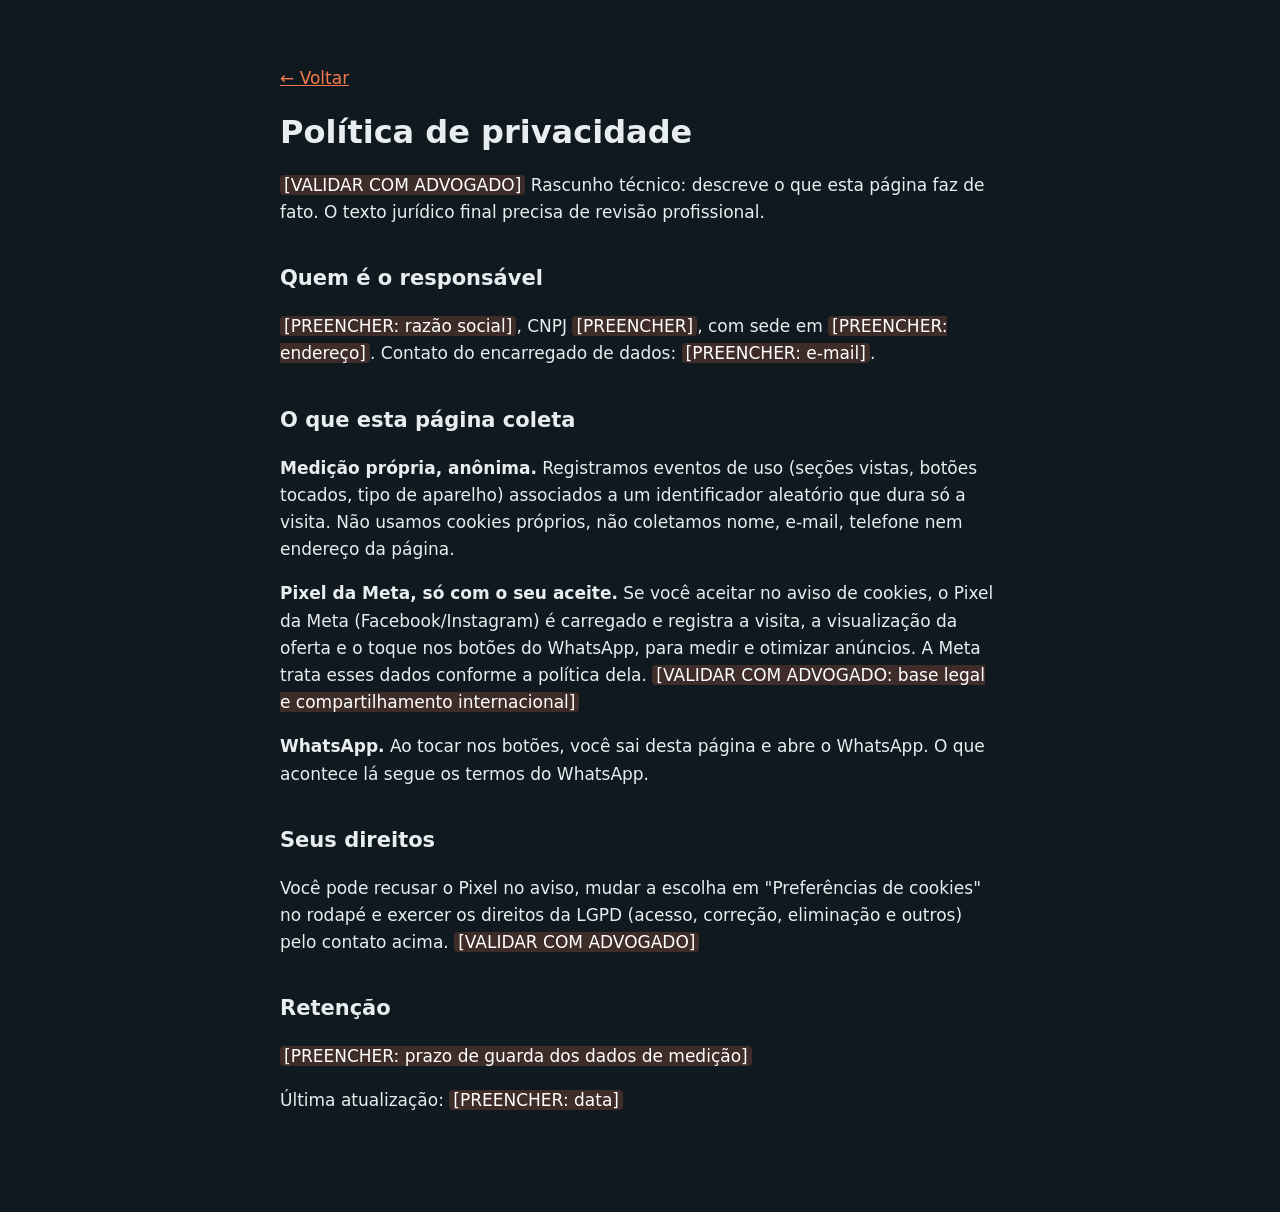
<file: privacidade.html>
<!doctype html><html lang="pt-BR"><head><meta charset="utf-8"><meta name="viewport" content="width=device-width,initial-scale=1"><meta name="robots" content="noindex"><title>Política de privacidade · Código da Audiência</title><style>body{margin:0;background:#10191f;color:#e8edf0;font:400 17px/1.6 system-ui,Arial,sans-serif}main{max-width:720px;margin:0 auto;padding:48px 20px 80px}h1{font-size:32px;line-height:1.15}h2{font-size:21px;margin-top:36px}a{color:#f47a4c}mark{background:#f47a4c33;color:#fff;padding:0 4px;border-radius:4px}</style></head><body><main>
<p><a href="/">← Voltar</a></p>
<h1>Política de privacidade</h1>
<p><mark>[VALIDAR COM ADVOGADO]</mark> Rascunho técnico: descreve o que esta página faz de fato. O texto jurídico final precisa de revisão profissional.</p>
<h2>Quem é o responsável</h2>
<p><mark>[PREENCHER: razão social]</mark>, CNPJ <mark>[PREENCHER]</mark>, com sede em <mark>[PREENCHER: endereço]</mark>. Contato do encarregado de dados: <mark>[PREENCHER: e-mail]</mark>.</p>
<h2>O que esta página coleta</h2>
<p><strong>Medição própria, anônima.</strong> Registramos eventos de uso (seções vistas, botões tocados, tipo de aparelho) associados a um identificador aleatório que dura só a visita. Não usamos cookies próprios, não coletamos nome, e-mail, telefone nem endereço da página.</p>
<p><strong>Pixel da Meta, só com o seu aceite.</strong> Se você aceitar no aviso de cookies, o Pixel da Meta (Facebook/Instagram) é carregado e registra a visita, a visualização da oferta e o toque nos botões do WhatsApp, para medir e otimizar anúncios. A Meta trata esses dados conforme a política dela. <mark>[VALIDAR COM ADVOGADO: base legal e compartilhamento internacional]</mark></p>
<p><strong>WhatsApp.</strong> Ao tocar nos botões, você sai desta página e abre o WhatsApp. O que acontece lá segue os termos do WhatsApp.</p>
<h2>Seus direitos</h2>
<p>Você pode recusar o Pixel no aviso, mudar a escolha em "Preferências de cookies" no rodapé e exercer os direitos da LGPD (acesso, correção, eliminação e outros) pelo contato acima. <mark>[VALIDAR COM ADVOGADO]</mark></p>
<h2>Retenção</h2>
<p><mark>[PREENCHER: prazo de guarda dos dados de medição]</mark></p>
<p>Última atualização: <mark>[PREENCHER: data]</mark></p>
</main></body></html>
</file>
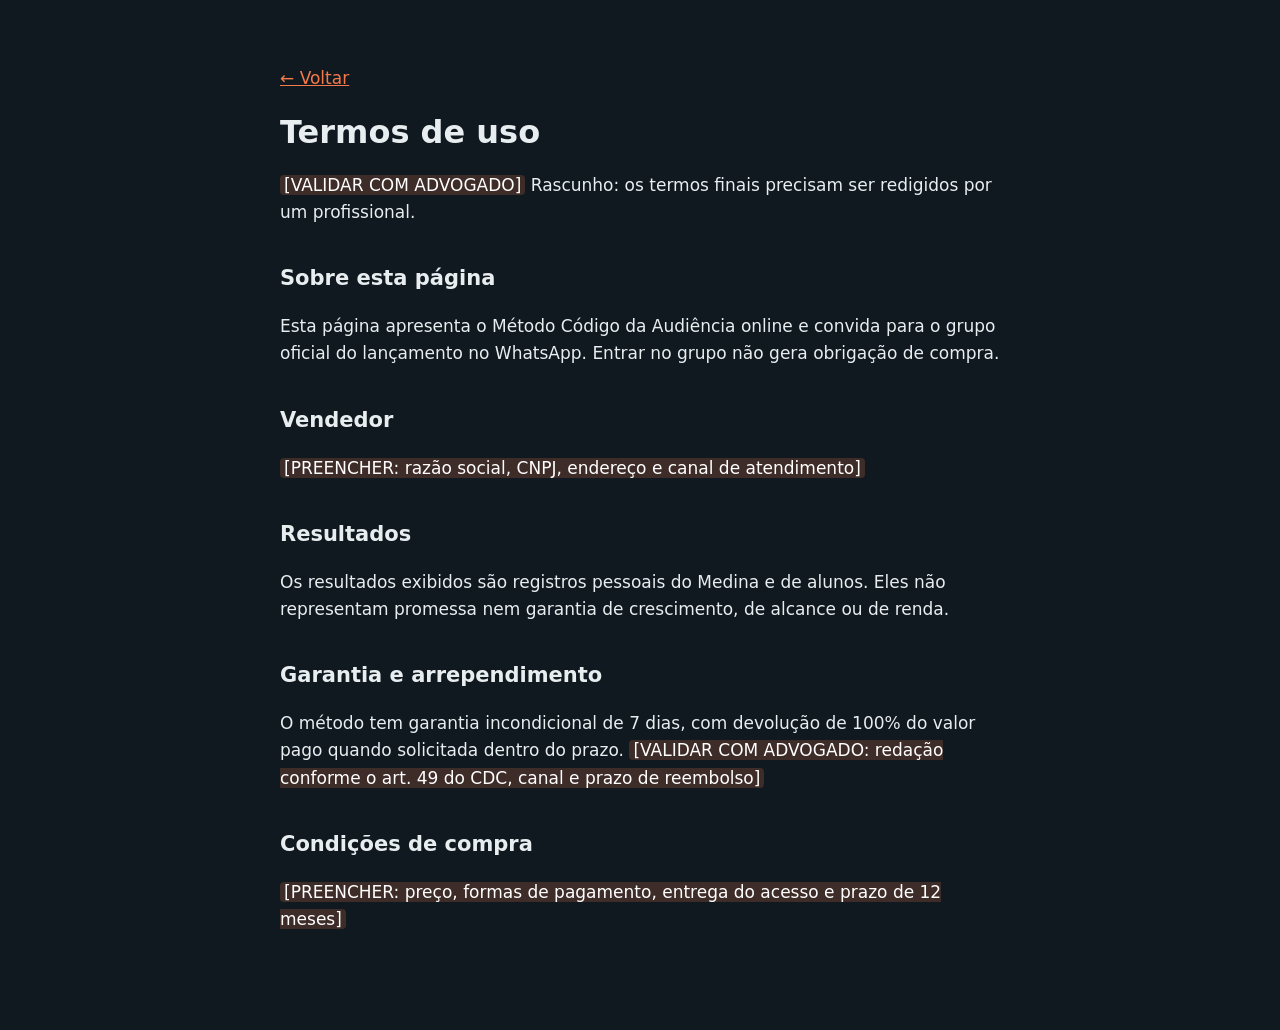
<file: termos.html>
<!doctype html><html lang="pt-BR"><head><meta charset="utf-8"><meta name="viewport" content="width=device-width,initial-scale=1"><meta name="robots" content="noindex"><title>Termos de uso · Código da Audiência</title><style>body{margin:0;background:#10191f;color:#e8edf0;font:400 17px/1.6 system-ui,Arial,sans-serif}main{max-width:720px;margin:0 auto;padding:48px 20px 80px}h1{font-size:32px;line-height:1.15}h2{font-size:21px;margin-top:36px}a{color:#f47a4c}mark{background:#f47a4c33;color:#fff;padding:0 4px;border-radius:4px}</style></head><body><main>
<p><a href="/">← Voltar</a></p>
<h1>Termos de uso</h1>
<p><mark>[VALIDAR COM ADVOGADO]</mark> Rascunho: os termos finais precisam ser redigidos por um profissional.</p>
<h2>Sobre esta página</h2>
<p>Esta página apresenta o Método Código da Audiência online e convida para o grupo oficial do lançamento no WhatsApp. Entrar no grupo não gera obrigação de compra.</p>
<h2>Vendedor</h2>
<p><mark>[PREENCHER: razão social, CNPJ, endereço e canal de atendimento]</mark></p>
<h2>Resultados</h2>
<p>Os resultados exibidos são registros pessoais do Medina e de alunos. Eles não representam promessa nem garantia de crescimento, de alcance ou de renda.</p>
<h2>Garantia e arrependimento</h2>
<p>O método tem garantia incondicional de 7 dias, com devolução de 100% do valor pago quando solicitada dentro do prazo. <mark>[VALIDAR COM ADVOGADO: redação conforme o art. 49 do CDC, canal e prazo de reembolso]</mark></p>
<h2>Condições de compra</h2>
<p><mark>[PREENCHER: preço, formas de pagamento, entrega do acesso e prazo de 12 meses]</mark></p>
</main></body></html>
</file>
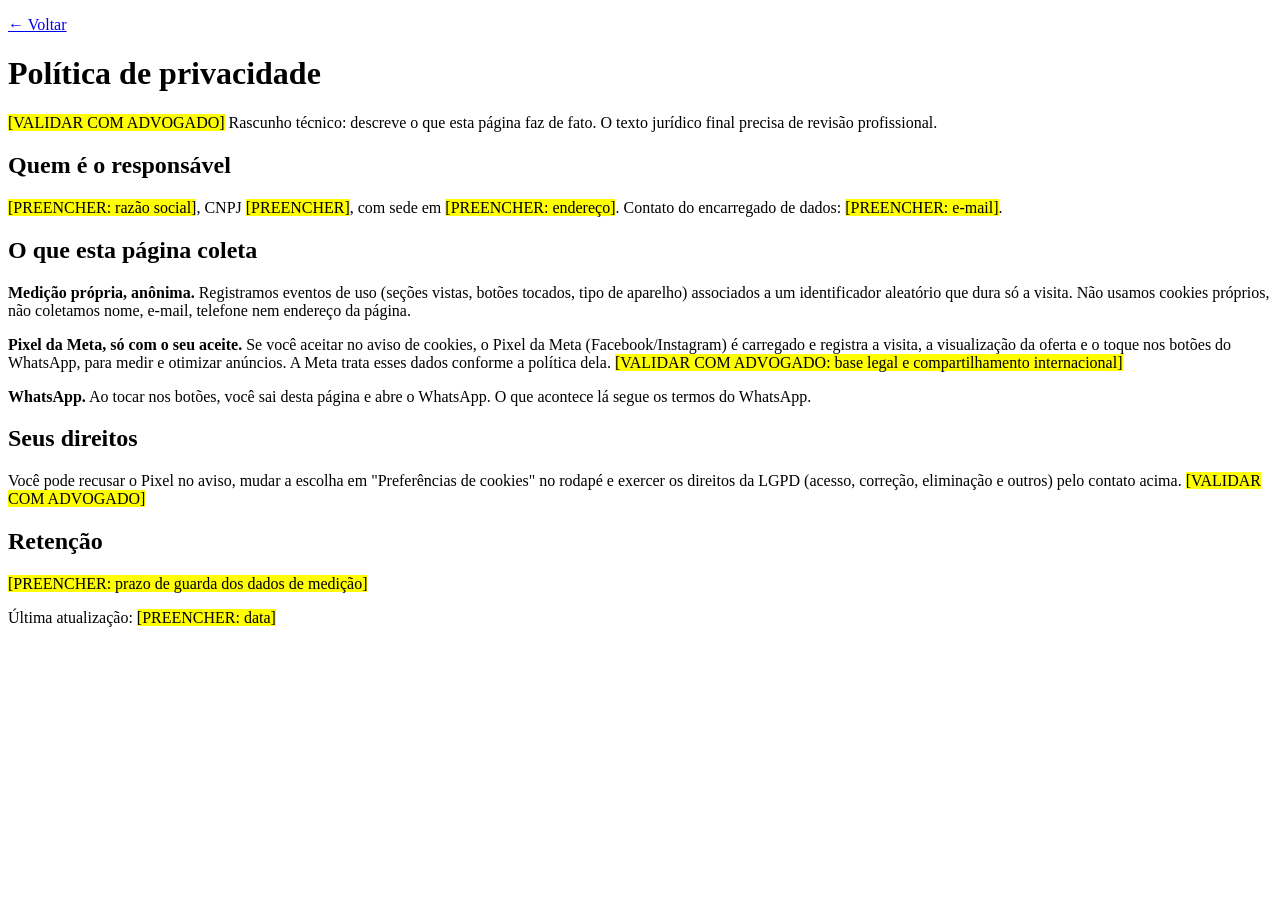
<file: src/privacidade.html>
<!doctype html><html lang="pt-BR"><head><meta charset="utf-8"><meta name="viewport" content="width=device-width,initial-scale=1"><meta name="robots" content="noindex"><title>Política de privacidade · Código da Audiência</title><style>__CSS_LEGAL__</style></head><body><main>
<p><a href="/">← Voltar</a></p>
<h1>Política de privacidade</h1>
<p><mark>[VALIDAR COM ADVOGADO]</mark> Rascunho técnico: descreve o que esta página faz de fato. O texto jurídico final precisa de revisão profissional.</p>
<h2>Quem é o responsável</h2>
<p><mark>[PREENCHER: razão social]</mark>, CNPJ <mark>[PREENCHER]</mark>, com sede em <mark>[PREENCHER: endereço]</mark>. Contato do encarregado de dados: <mark>[PREENCHER: e-mail]</mark>.</p>
<h2>O que esta página coleta</h2>
<p><strong>Medição própria, anônima.</strong> Registramos eventos de uso (seções vistas, botões tocados, tipo de aparelho) associados a um identificador aleatório que dura só a visita. Não usamos cookies próprios, não coletamos nome, e-mail, telefone nem endereço da página.</p>
<p><strong>Pixel da Meta, só com o seu aceite.</strong> Se você aceitar no aviso de cookies, o Pixel da Meta (Facebook/Instagram) é carregado e registra a visita, a visualização da oferta e o toque nos botões do WhatsApp, para medir e otimizar anúncios. A Meta trata esses dados conforme a política dela. <mark>[VALIDAR COM ADVOGADO: base legal e compartilhamento internacional]</mark></p>
<p><strong>WhatsApp.</strong> Ao tocar nos botões, você sai desta página e abre o WhatsApp. O que acontece lá segue os termos do WhatsApp.</p>
<h2>Seus direitos</h2>
<p>Você pode recusar o Pixel no aviso, mudar a escolha em "Preferências de cookies" no rodapé e exercer os direitos da LGPD (acesso, correção, eliminação e outros) pelo contato acima. <mark>[VALIDAR COM ADVOGADO]</mark></p>
<h2>Retenção</h2>
<p><mark>[PREENCHER: prazo de guarda dos dados de medição]</mark></p>
<p>Última atualização: <mark>[PREENCHER: data]</mark></p>
</main></body></html>
</file>
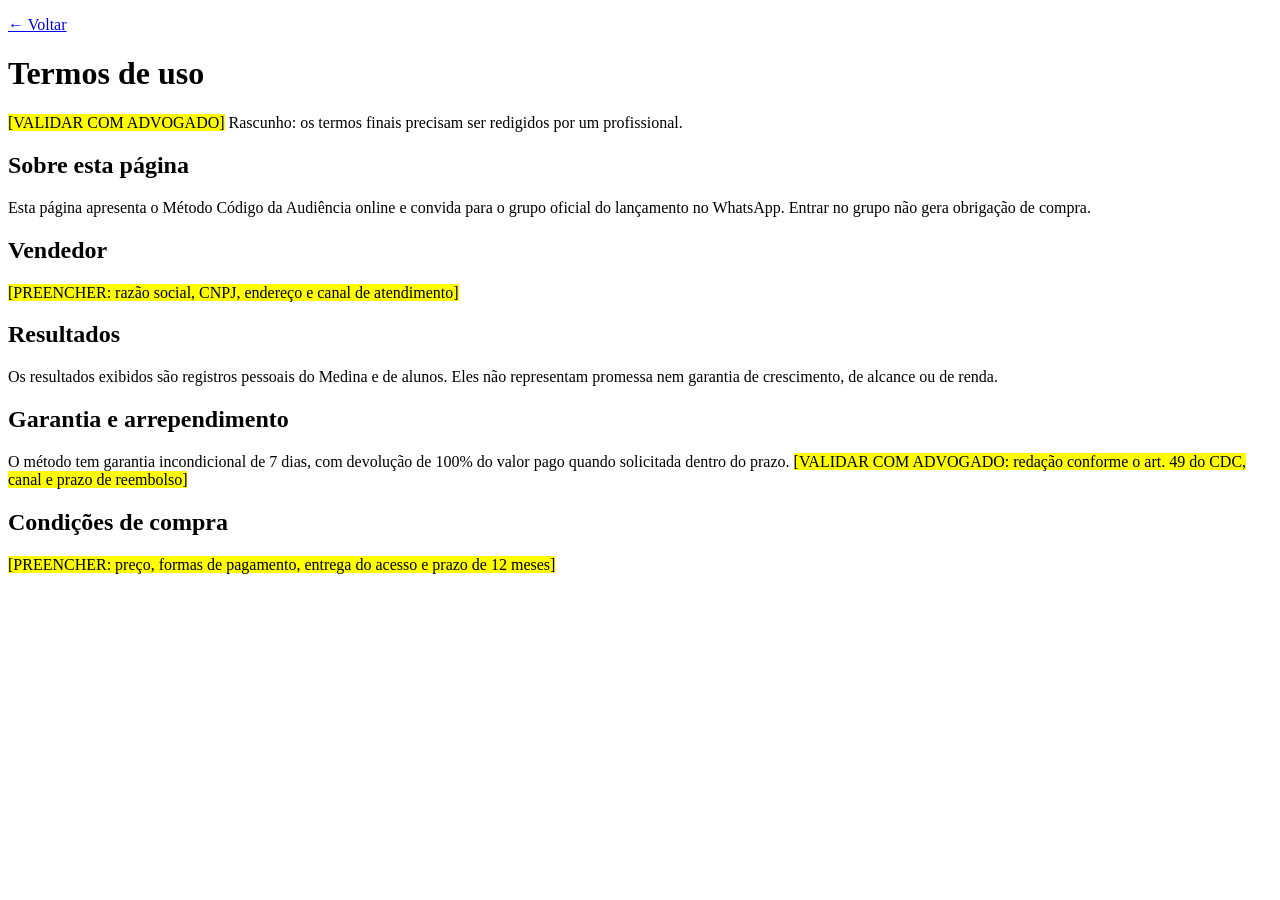
<file: src/termos.html>
<!doctype html><html lang="pt-BR"><head><meta charset="utf-8"><meta name="viewport" content="width=device-width,initial-scale=1"><meta name="robots" content="noindex"><title>Termos de uso · Código da Audiência</title><style>__CSS_LEGAL__</style></head><body><main>
<p><a href="/">← Voltar</a></p>
<h1>Termos de uso</h1>
<p><mark>[VALIDAR COM ADVOGADO]</mark> Rascunho: os termos finais precisam ser redigidos por um profissional.</p>
<h2>Sobre esta página</h2>
<p>Esta página apresenta o Método Código da Audiência online e convida para o grupo oficial do lançamento no WhatsApp. Entrar no grupo não gera obrigação de compra.</p>
<h2>Vendedor</h2>
<p><mark>[PREENCHER: razão social, CNPJ, endereço e canal de atendimento]</mark></p>
<h2>Resultados</h2>
<p>Os resultados exibidos são registros pessoais do Medina e de alunos. Eles não representam promessa nem garantia de crescimento, de alcance ou de renda.</p>
<h2>Garantia e arrependimento</h2>
<p>O método tem garantia incondicional de 7 dias, com devolução de 100% do valor pago quando solicitada dentro do prazo. <mark>[VALIDAR COM ADVOGADO: redação conforme o art. 49 do CDC, canal e prazo de reembolso]</mark></p>
<h2>Condições de compra</h2>
<p><mark>[PREENCHER: preço, formas de pagamento, entrega do acesso e prazo de 12 meses]</mark></p>
</main></body></html>
</file>
